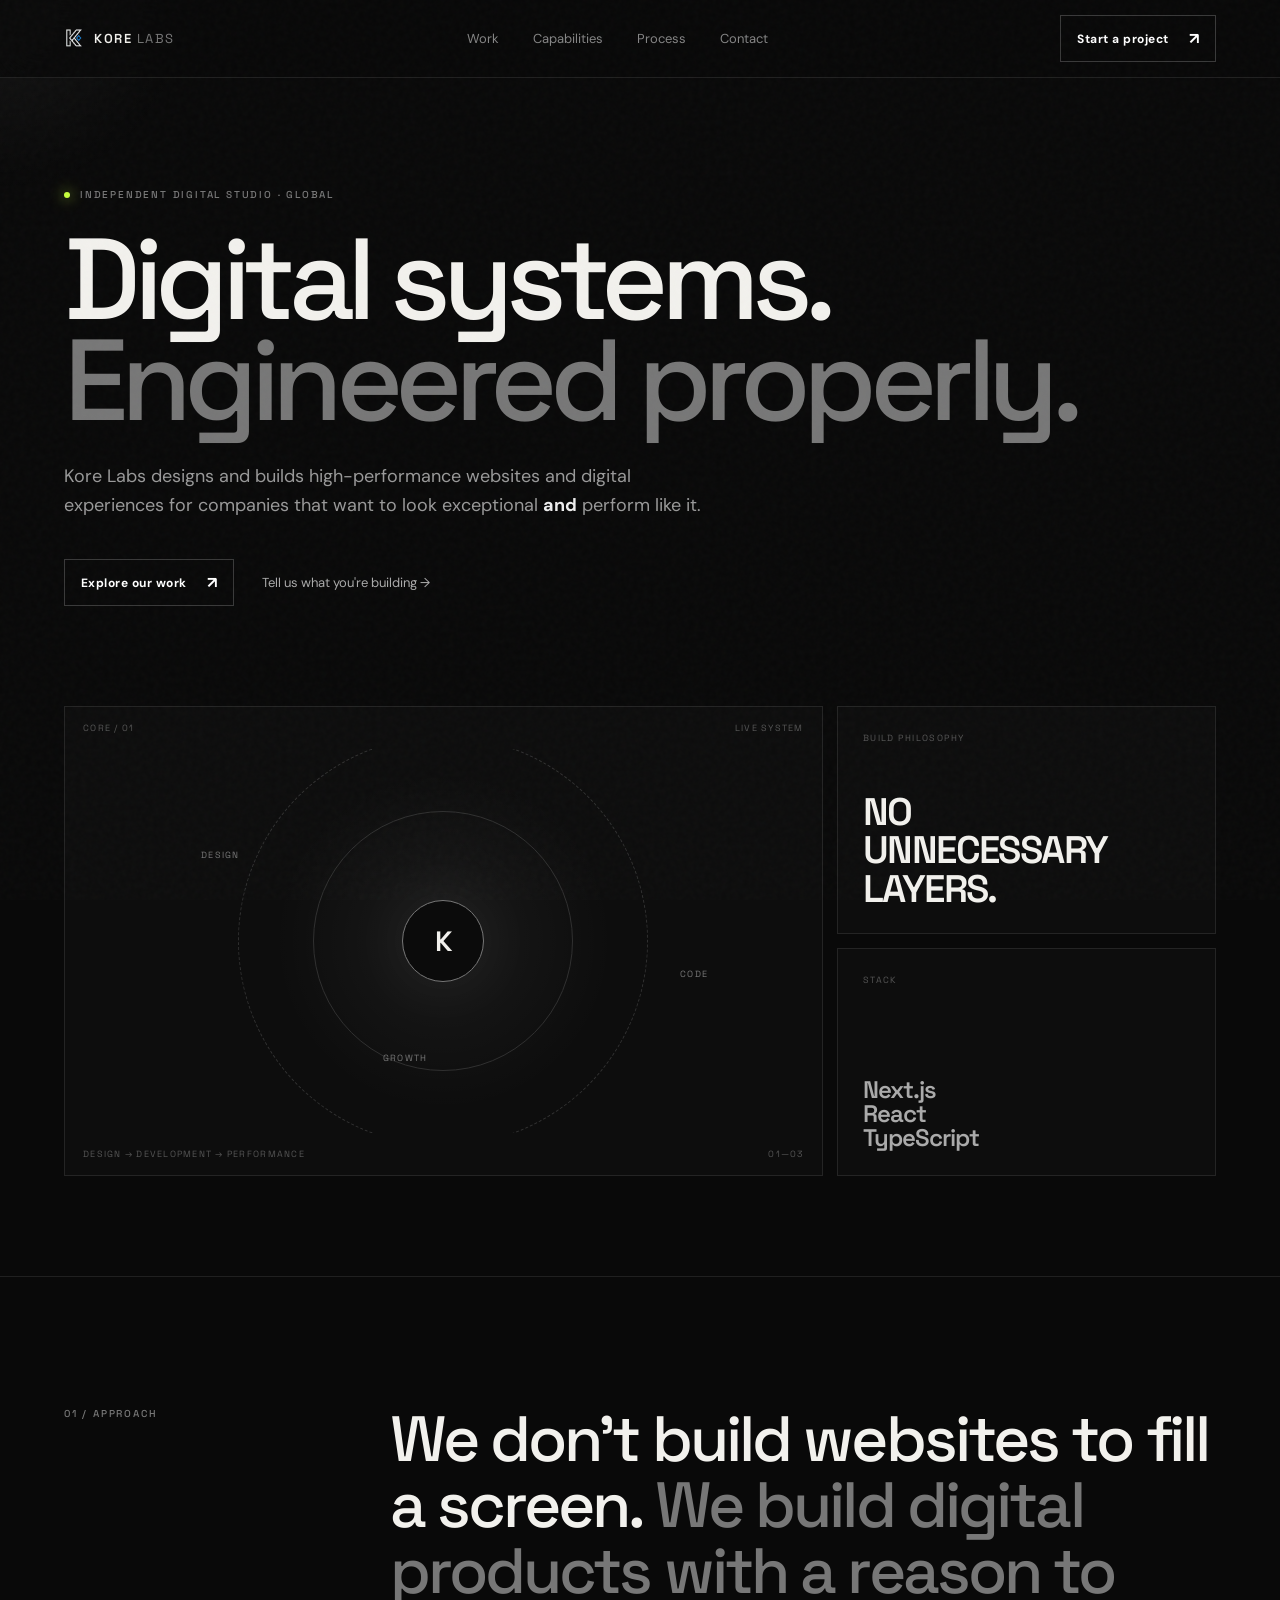
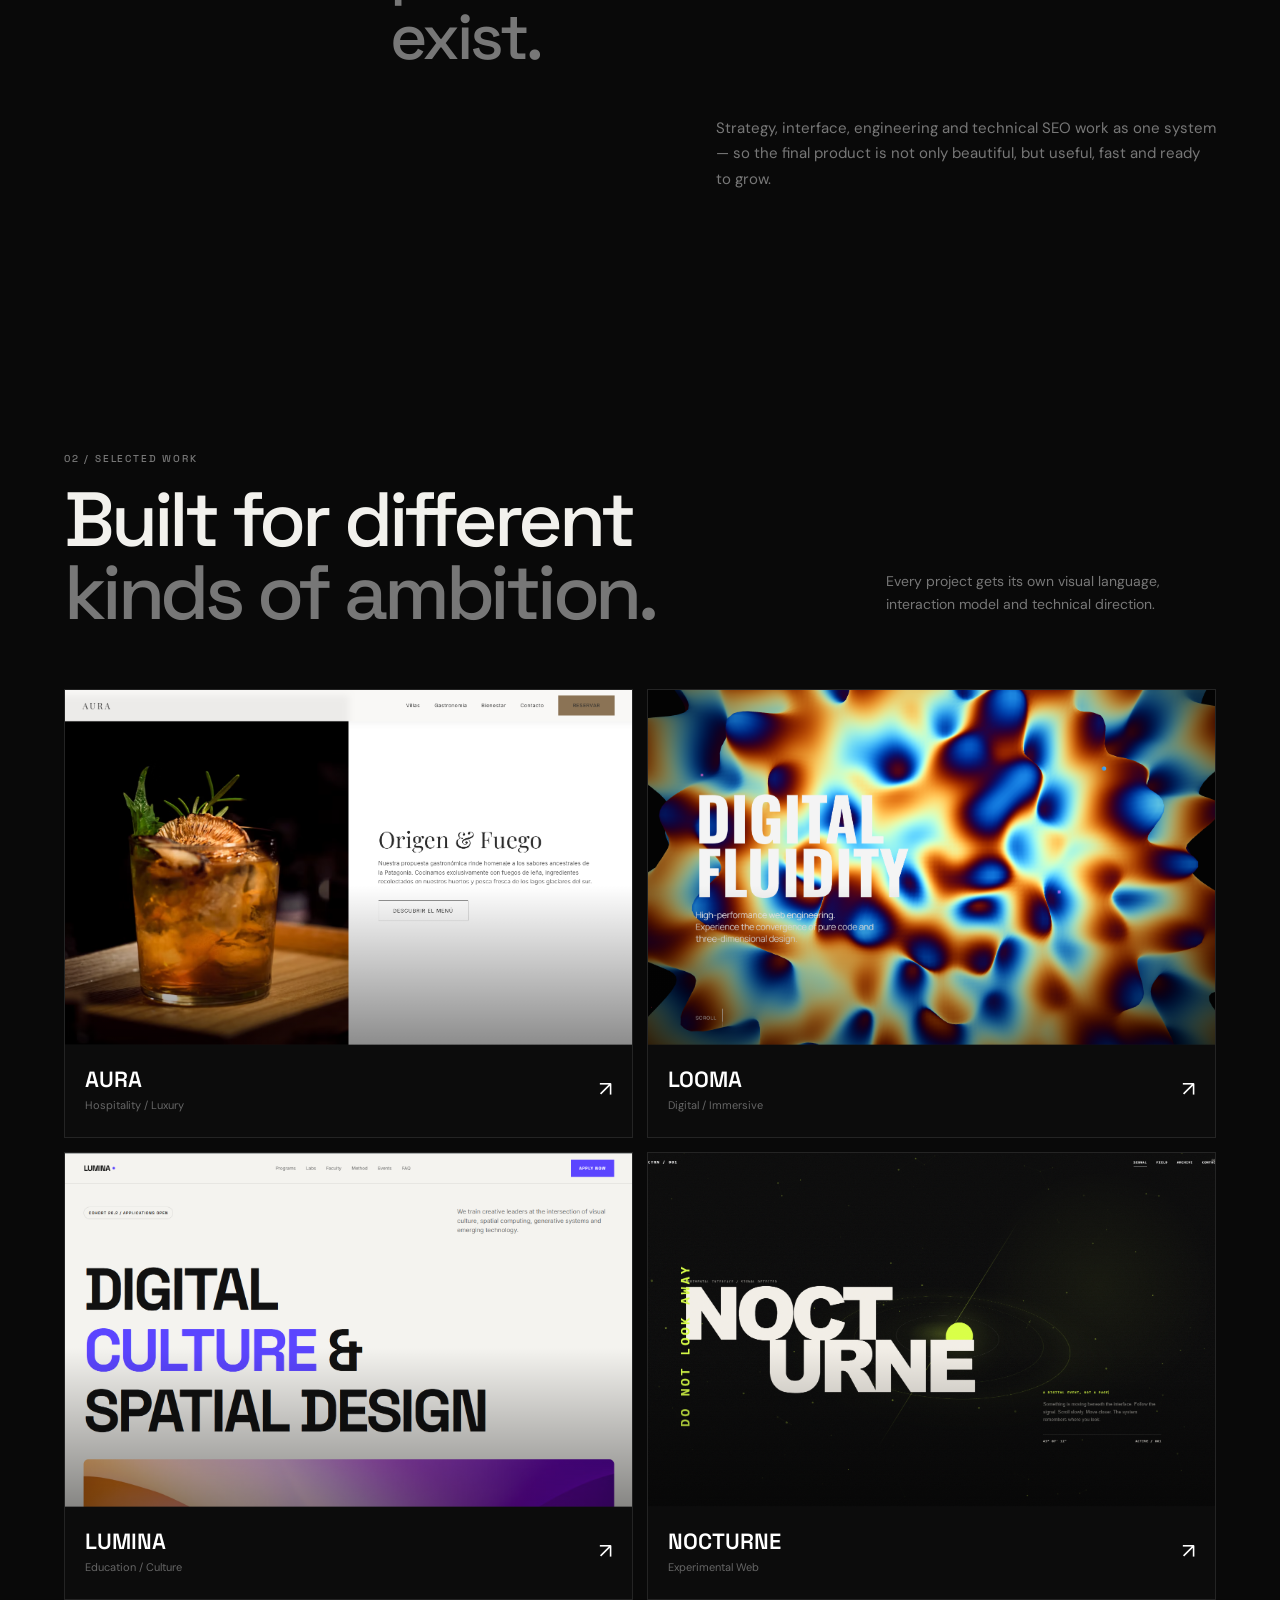
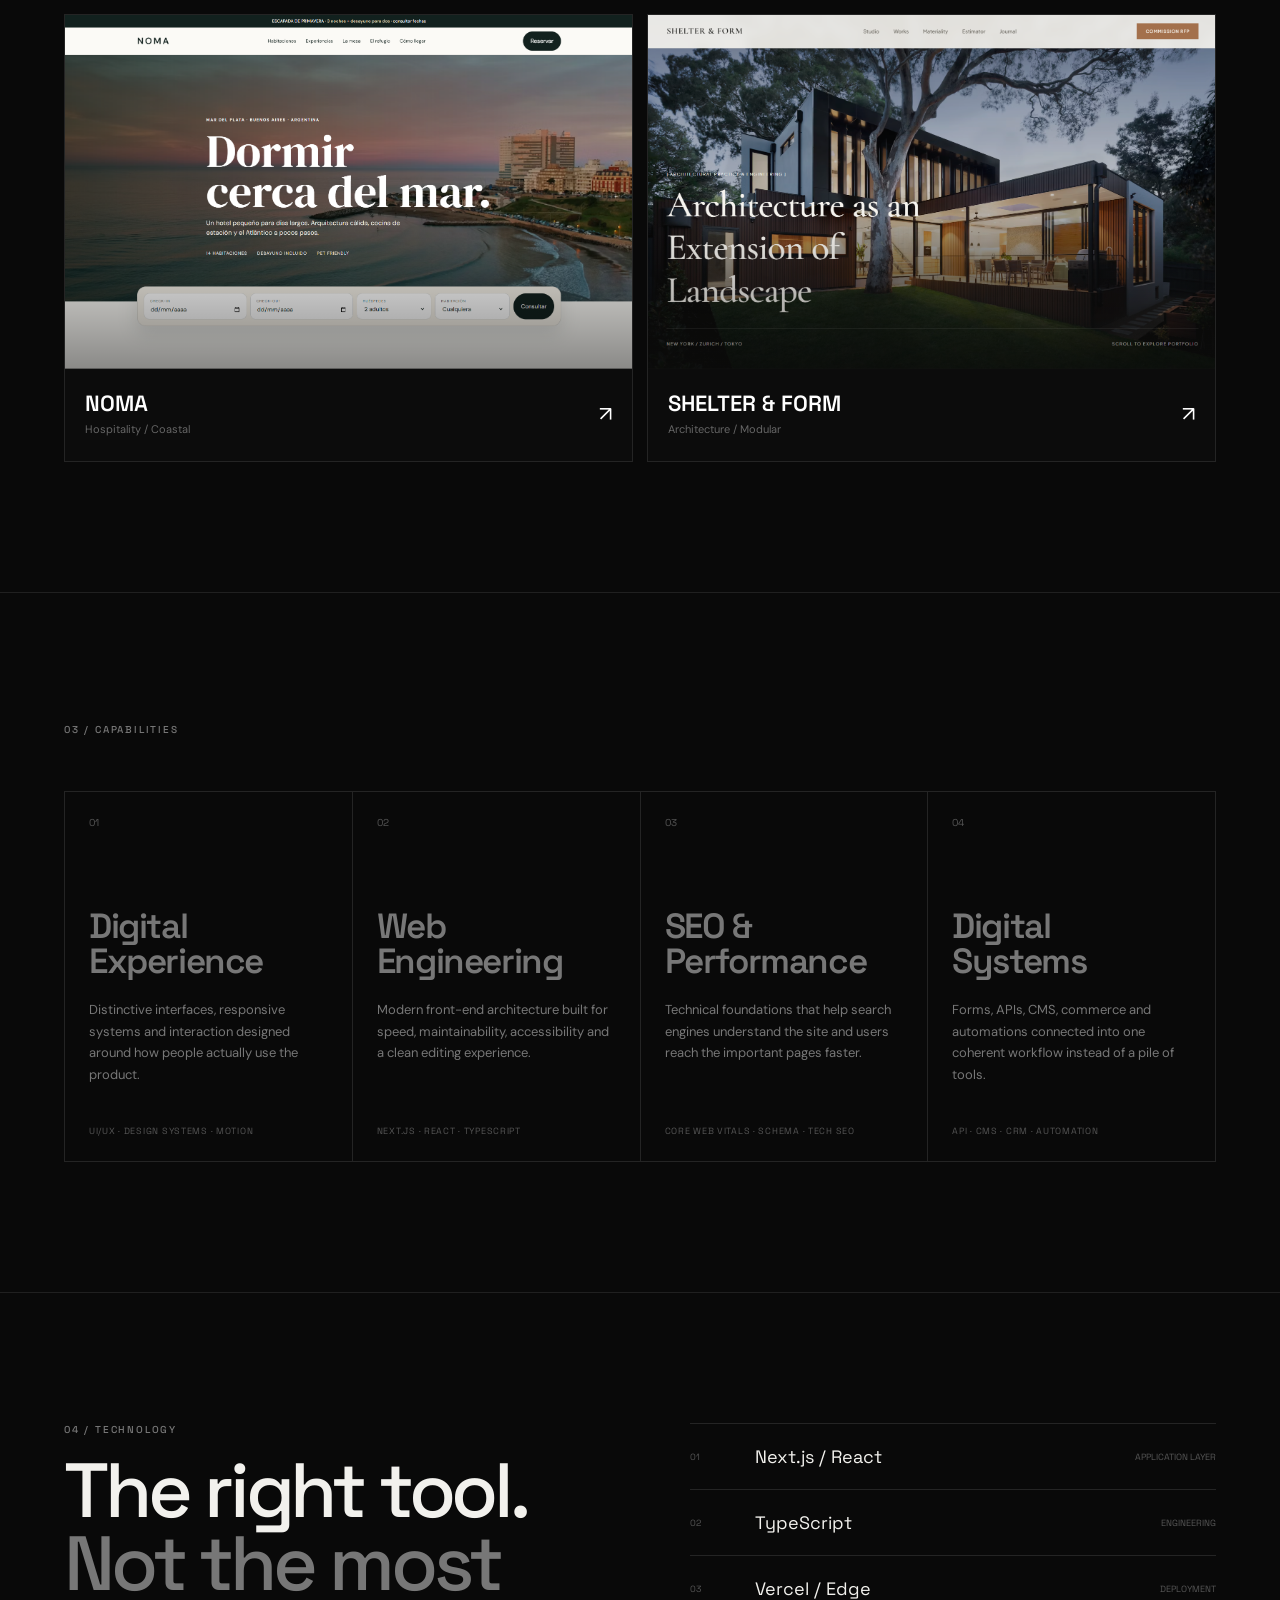
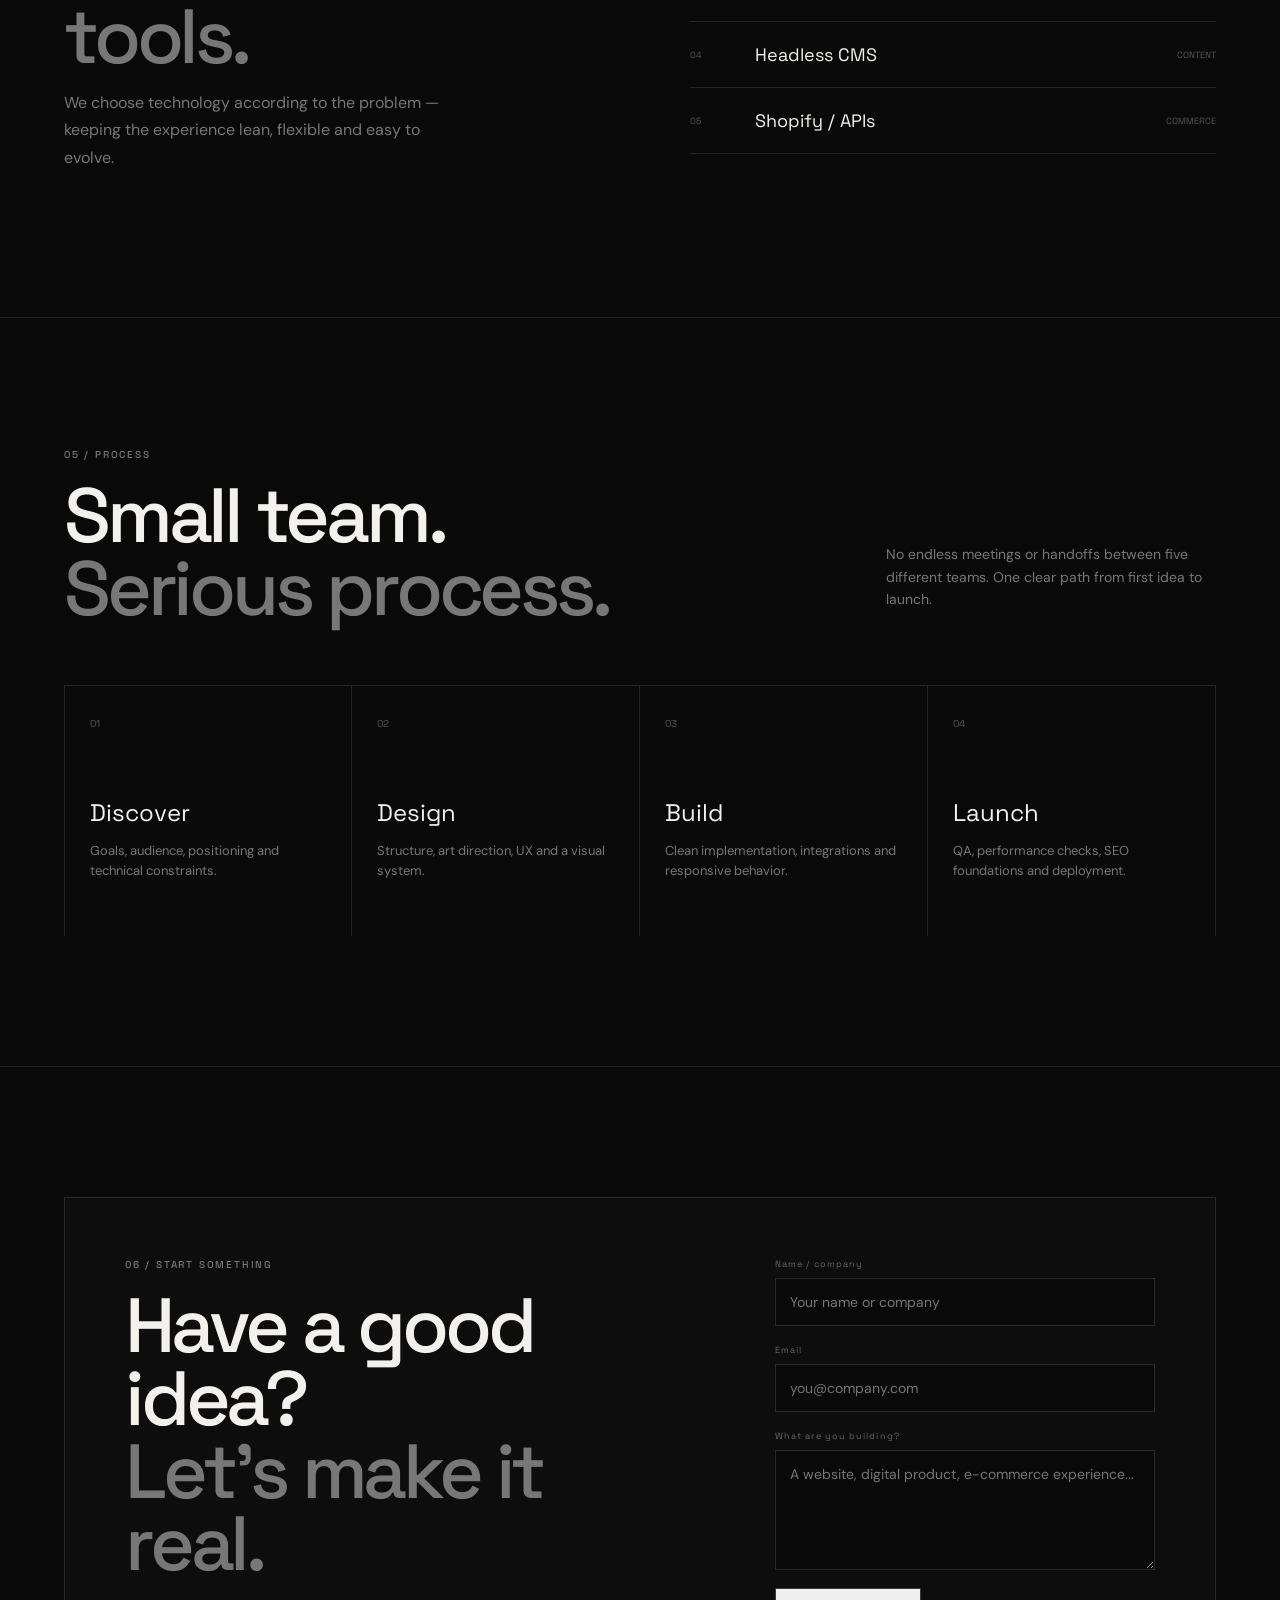
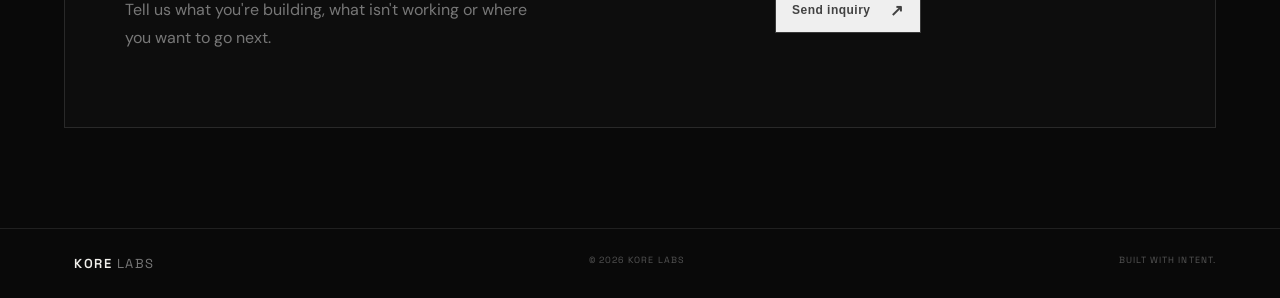
<file: index.html>
<!doctype html>
<html lang="en">
<head>
  <meta charset="UTF-8">
  <meta name="viewport" content="width=device-width, initial-scale=1.0">
  <meta name="description" content="Kore Labs builds high-performance websites, digital systems and conversion-focused experiences for ambitious companies.">
  <meta name="theme-color" content="#090909">
  <meta property="og:title" content="Kore Labs — Digital systems, engineered properly.">
  <meta property="og:description" content="High-performance websites, digital experiences and technical infrastructure built around your business.">
  <meta property="og:type" content="website">
  <title>Kore Labs — Digital systems, engineered properly.</title>
  <link rel="preconnect" href="https://fonts.googleapis.com">
  <link rel="preconnect" href="https://fonts.gstatic.com" crossorigin>
  <link href="https://fonts.googleapis.com/css2?family=DM+Sans:wght@400;500;600;700&family=Space+Grotesk:wght@400;500;600;700&display=swap" rel="stylesheet">
  <link rel="stylesheet" href="styles.css">
</head>
<body>
  <div class="noise"></div>
  <div class="cursor-glow" id="cursorGlow"></div>

  <header class="site-header">
    <a class="logo" href="#" aria-label="Kore Labs home">
      <span class="logo-mark"><img src="images/logo.png" alt="Kore Labs logo" style="width: 20px; height: auto;"></span>
      <span>KORE <b>LABS</b></span>
    </a>

    <nav class="desktop-nav" aria-label="Primary navigation">
      <a href="#work">Work</a>
      <a href="#capabilities">Capabilities</a>
      <a href="#process">Process</a>
      <a href="#contact">Contact</a>
    </nav>

    <a class="header-cta" href="#contact">Start a project <span>↗</span></a>
    <button class="menu-btn" id="menuBtn" aria-label="Open menu"><span></span><span></span></button>
  </header>

  <div class="mobile-menu" id="mobileMenu">
    <a href="#work">Work</a>
    <a href="#capabilities">Capabilities</a>
    <a href="#process">Process</a>
    <a href="#contact">Contact</a>
  </div>

  <main>
    <section class="hero">
      <div class="eyebrow"><span class="live-dot"></span> INDEPENDENT DIGITAL STUDIO · GLOBAL</div>
      <h1>Digital systems.<br><em>Engineered properly.</em></h1>
      <p class="hero-copy">Kore Labs designs and builds high-performance websites and digital experiences for companies that want to look exceptional <strong>and</strong> perform like it.</p>
      <div class="hero-actions">
        <a class="button button-primary" href="#work">Explore our work <span>↗</span></a>
        <a class="text-link" href="#contact">Tell us what you're building <span>→</span></a>
      </div>

      <div class="hero-grid">
        <div class="hero-panel panel-main">
          <div class="panel-top"><span>CORE / 01</span><span>LIVE SYSTEM</span></div>
          <div class="system-visual">
            <div class="system-ring ring-1"></div>
            <div class="system-ring ring-2"></div>
            <div class="system-core">K</div>
            <div class="system-label label-a">DESIGN</div>
            <div class="system-label label-b">CODE</div>
            <div class="system-label label-c">GROWTH</div>
          </div>
          <div class="panel-bottom"><span>DESIGN → DEVELOPMENT → PERFORMANCE</span><span>01—03</span></div>
        </div>
        <div class="hero-side">
          <div class="metric-card"><small>BUILD PHILOSOPHY</small><strong>NO<br>UNNECESSARY<br>LAYERS.</strong></div>
          <div class="metric-card"><small>STACK</small><strong>Next.js<br>React<br>TypeScript</strong></div>
        </div>
      </div>
    </section>

    <section class="statement">
      <div class="section-label">01 / APPROACH</div>
      <div>
        <p class="statement-big">We don't build websites to fill a screen. <span>We build digital products with a reason to exist.</span></p>
        <p class="statement-small">Strategy, interface, engineering and technical SEO work as one system — so the final product is not only beautiful, but useful, fast and ready to grow.</p>
      </div>
    </section>

    <section class="work section" id="work">
      <div class="section-heading">
        <div><div class="section-label">02 / SELECTED WORK</div><h2>Built for different<br><em>kinds of ambition.</em></h2></div>
        <p>Every project gets its own visual language, interaction model and technical direction.</p>
      </div>

      <div class="projects" id="projects"></div>
    </section>

    <section class="capabilities section" id="capabilities">
      <div class="section-label">03 / CAPABILITIES</div>
      <div class="cap-grid">
        <article class="cap">
          <span>01</span><h3>Digital<br>Experience</h3>
          <p>Distinctive interfaces, responsive systems and interaction designed around how people actually use the product.</p>
          <div class="cap-tags">UI/UX · DESIGN SYSTEMS · MOTION</div>
        </article>
        <article class="cap">
          <span>02</span><h3>Web<br>Engineering</h3>
          <p>Modern front-end architecture built for speed, maintainability, accessibility and a clean editing experience.</p>
          <div class="cap-tags">NEXT.JS · REACT · TYPESCRIPT</div>
        </article>
        <article class="cap">
          <span>03</span><h3>SEO &<br>Performance</h3>
          <p>Technical foundations that help search engines understand the site and users reach the important pages faster.</p>
          <div class="cap-tags">CORE WEB VITALS · SCHEMA · TECH SEO</div>
        </article>
        <article class="cap">
          <span>04</span><h3>Digital<br>Systems</h3>
          <p>Forms, APIs, CMS, commerce and automations connected into one coherent workflow instead of a pile of tools.</p>
          <div class="cap-tags">API · CMS · CRM · AUTOMATION</div>
        </article>
      </div>
    </section>

    <section class="stack section">
      <div class="stack-copy"><div class="section-label">04 / TECHNOLOGY</div><h2>The right tool.<br><em>Not the most tools.</em></h2><p>We choose technology according to the problem — keeping the experience lean, flexible and easy to evolve.</p></div>
      <div class="stack-list">
        <div><b>01</b><span>Next.js / React</span><small>APPLICATION LAYER</small></div>
        <div><b>02</b><span>TypeScript</span><small>ENGINEERING</small></div>
        <div><b>03</b><span>Vercel / Edge</span><small>DEPLOYMENT</small></div>
        <div><b>04</b><span>Headless CMS</span><small>CONTENT</small></div>
        <div><b>05</b><span>Shopify / APIs</span><small>COMMERCE</small></div>
      </div>
    </section>

    <section class="process section" id="process">
      <div class="section-heading"><div><div class="section-label">05 / PROCESS</div><h2>Small team.<br><em>Serious process.</em></h2></div><p>No endless meetings or handoffs between five different teams. One clear path from first idea to launch.</p></div>
      <div class="process-line">
        <div><b>01</b><h3>Discover</h3><p>Goals, audience, positioning and technical constraints.</p></div>
        <div><b>02</b><h3>Design</h3><p>Structure, art direction, UX and a visual system.</p></div>
        <div><b>03</b><h3>Build</h3><p>Clean implementation, integrations and responsive behavior.</p></div>
        <div><b>04</b><h3>Launch</h3><p>QA, performance checks, SEO foundations and deployment.</p></div>
      </div>
    </section>

    <section class="contact section" id="contact">
      <div class="contact-inner">
        <div><div class="section-label">06 / START SOMETHING</div><h2>Have a good idea?<br><em>Let's make it real.</em></h2><p>Tell us what you're building, what isn't working or where you want to go next.</p></div>
        <form id="contactForm">
          <label>Name / company<input required type="text" placeholder="Your name or company"></label>
          <label>Email<input required type="email" placeholder="you@company.com"></label>
          <label>What are you building?<textarea required placeholder="A website, digital product, e-commerce experience..."></textarea></label>
          <button class="button button-primary" type="submit">Send inquiry <span>↗</span></button>
          <small id="formMessage"></small>
        </form>
      </div>
    </section>
  </main>

  <footer>
    <a class="logo" href="#"><span class="logo-mark"></span><span>KORE <b>LABS</b></span></a>
    <span>© 2026 KORE LABS</span>
    <span>BUILT WITH INTENT.</span>
  </footer>

  <script src="app.js"></script>
</body>
</html>
</file>
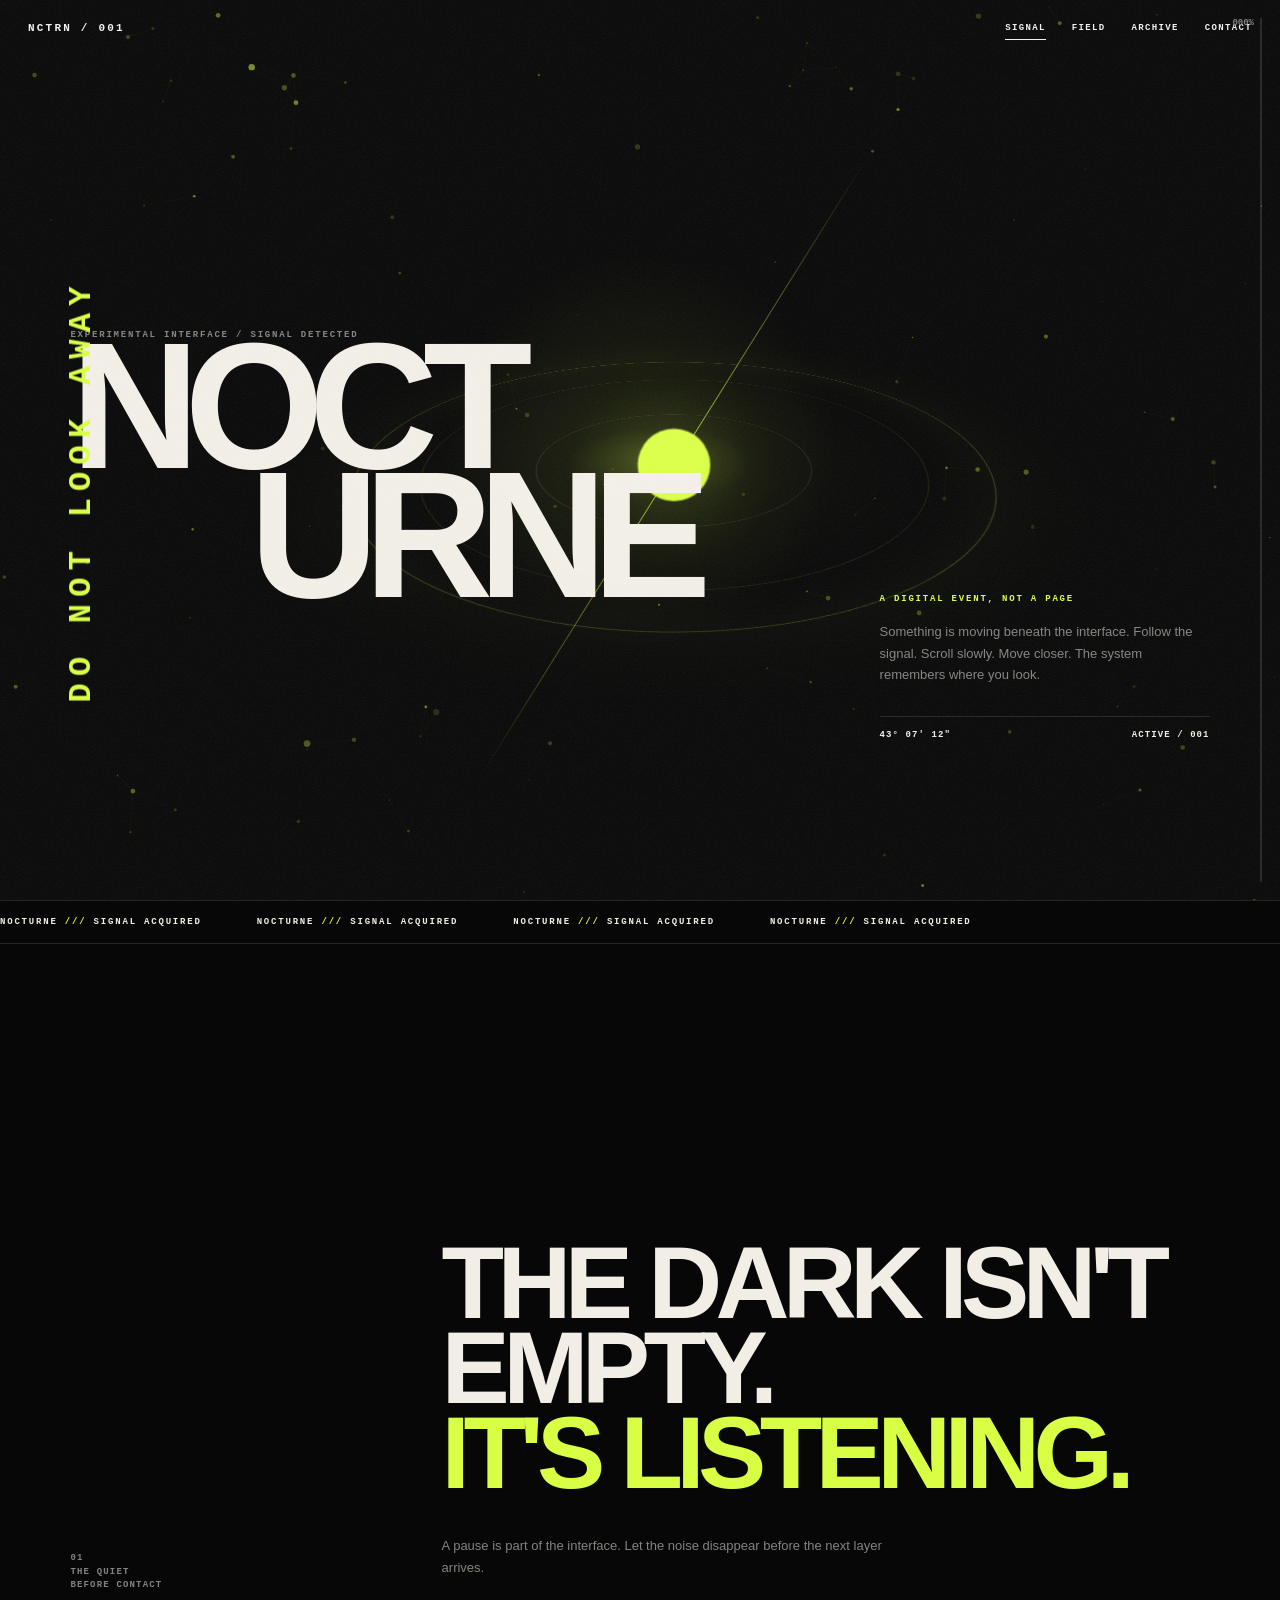
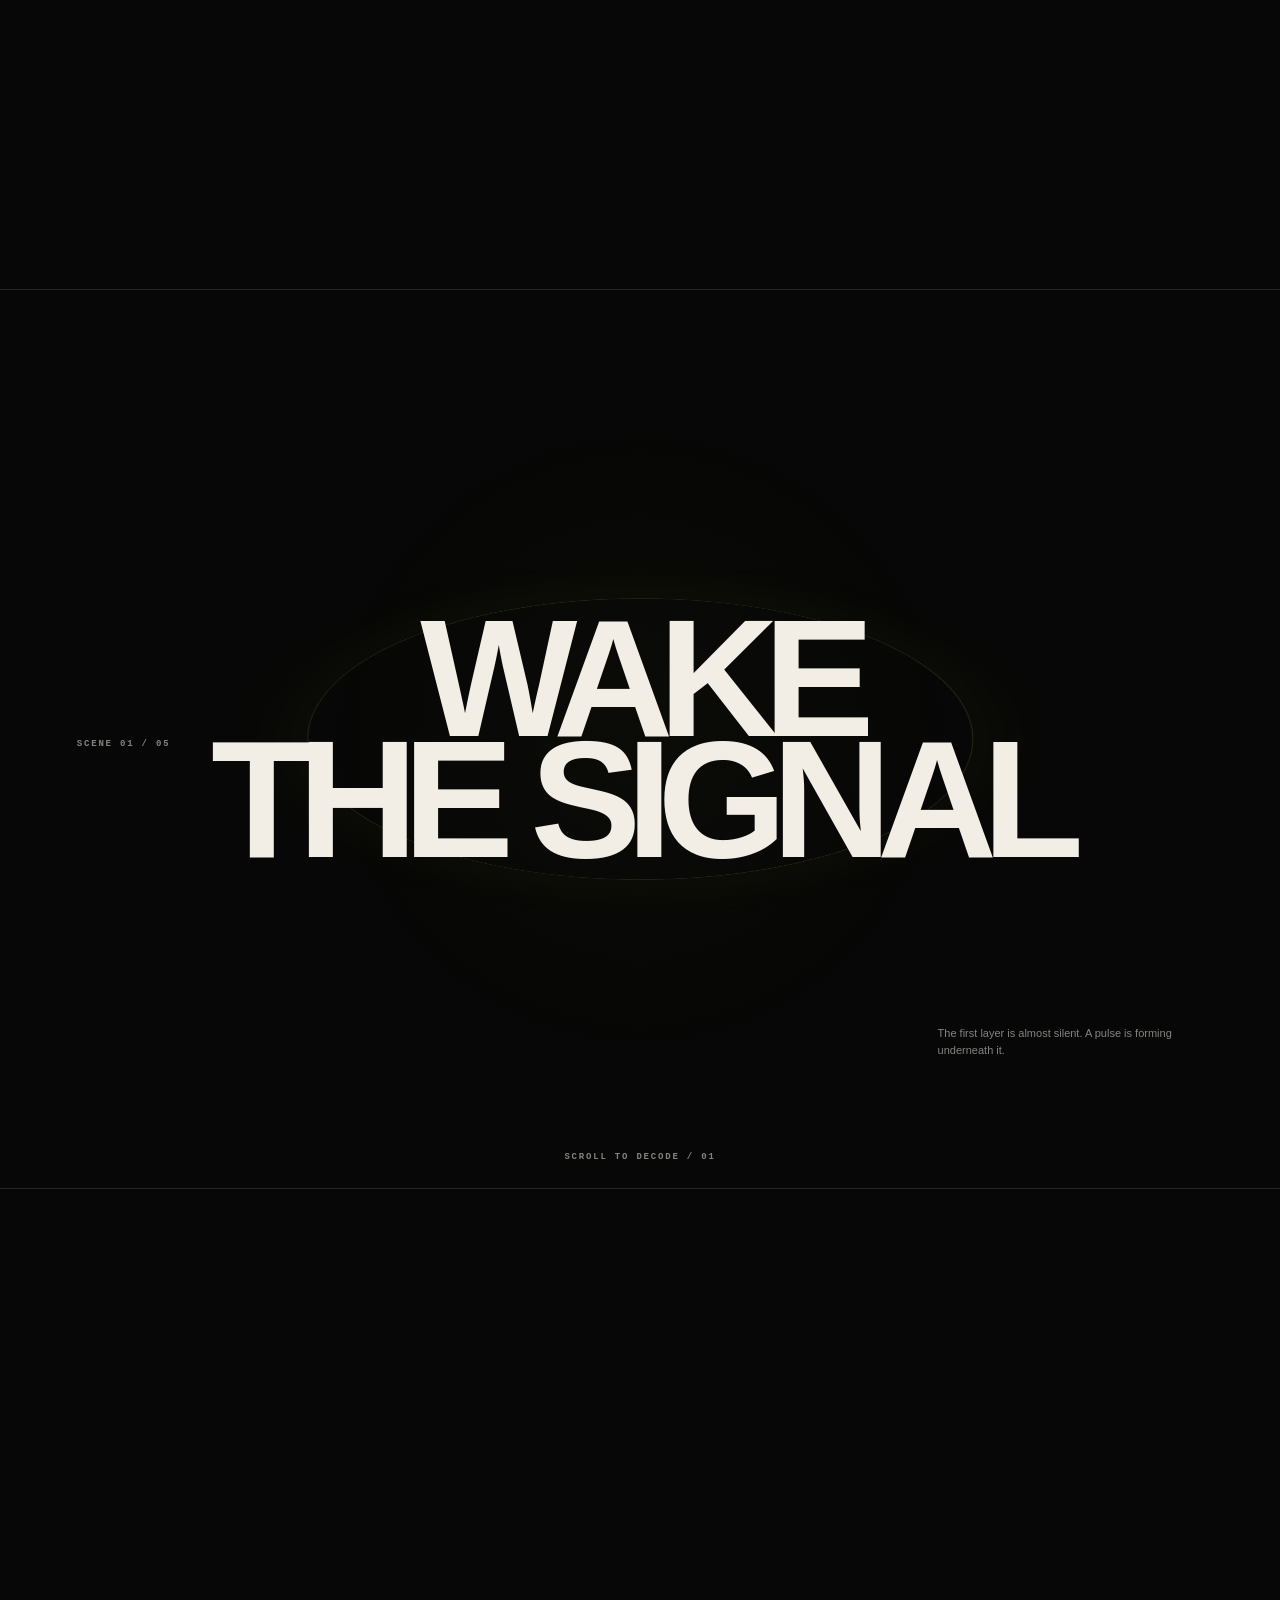
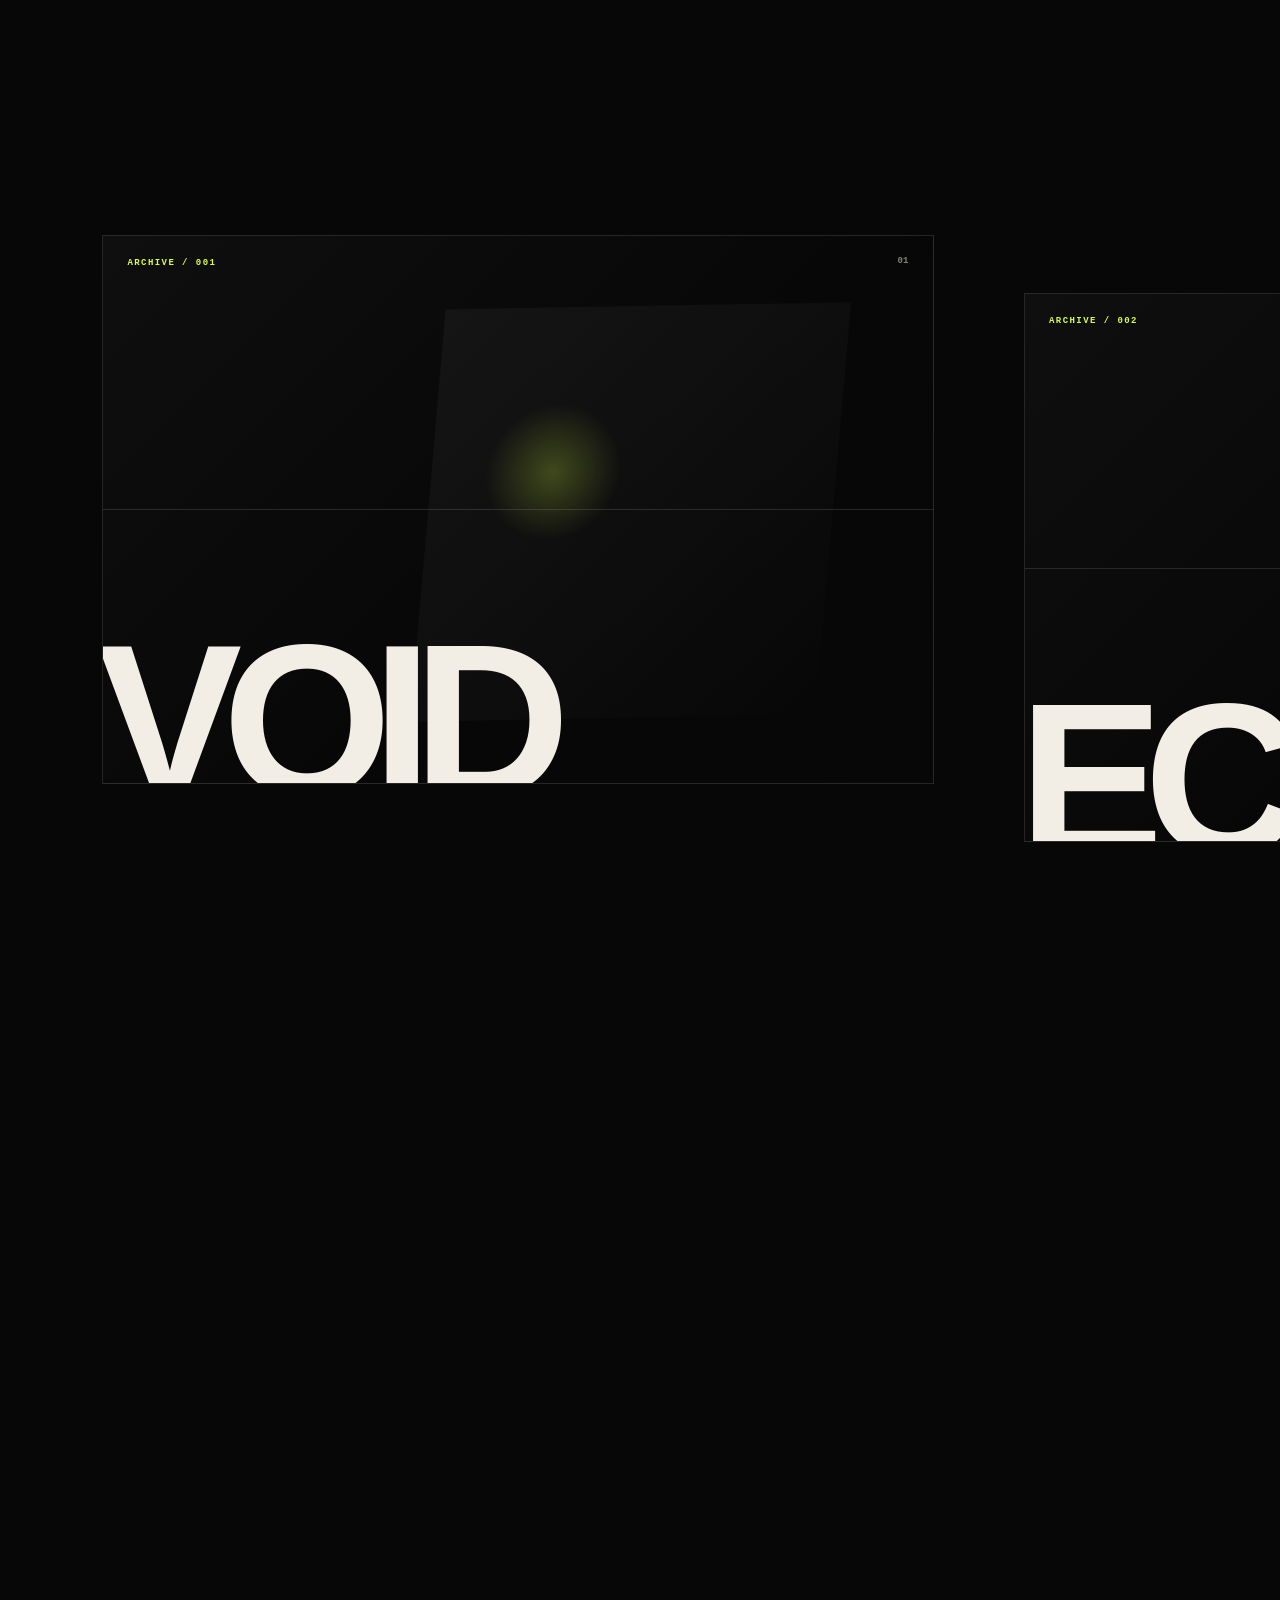
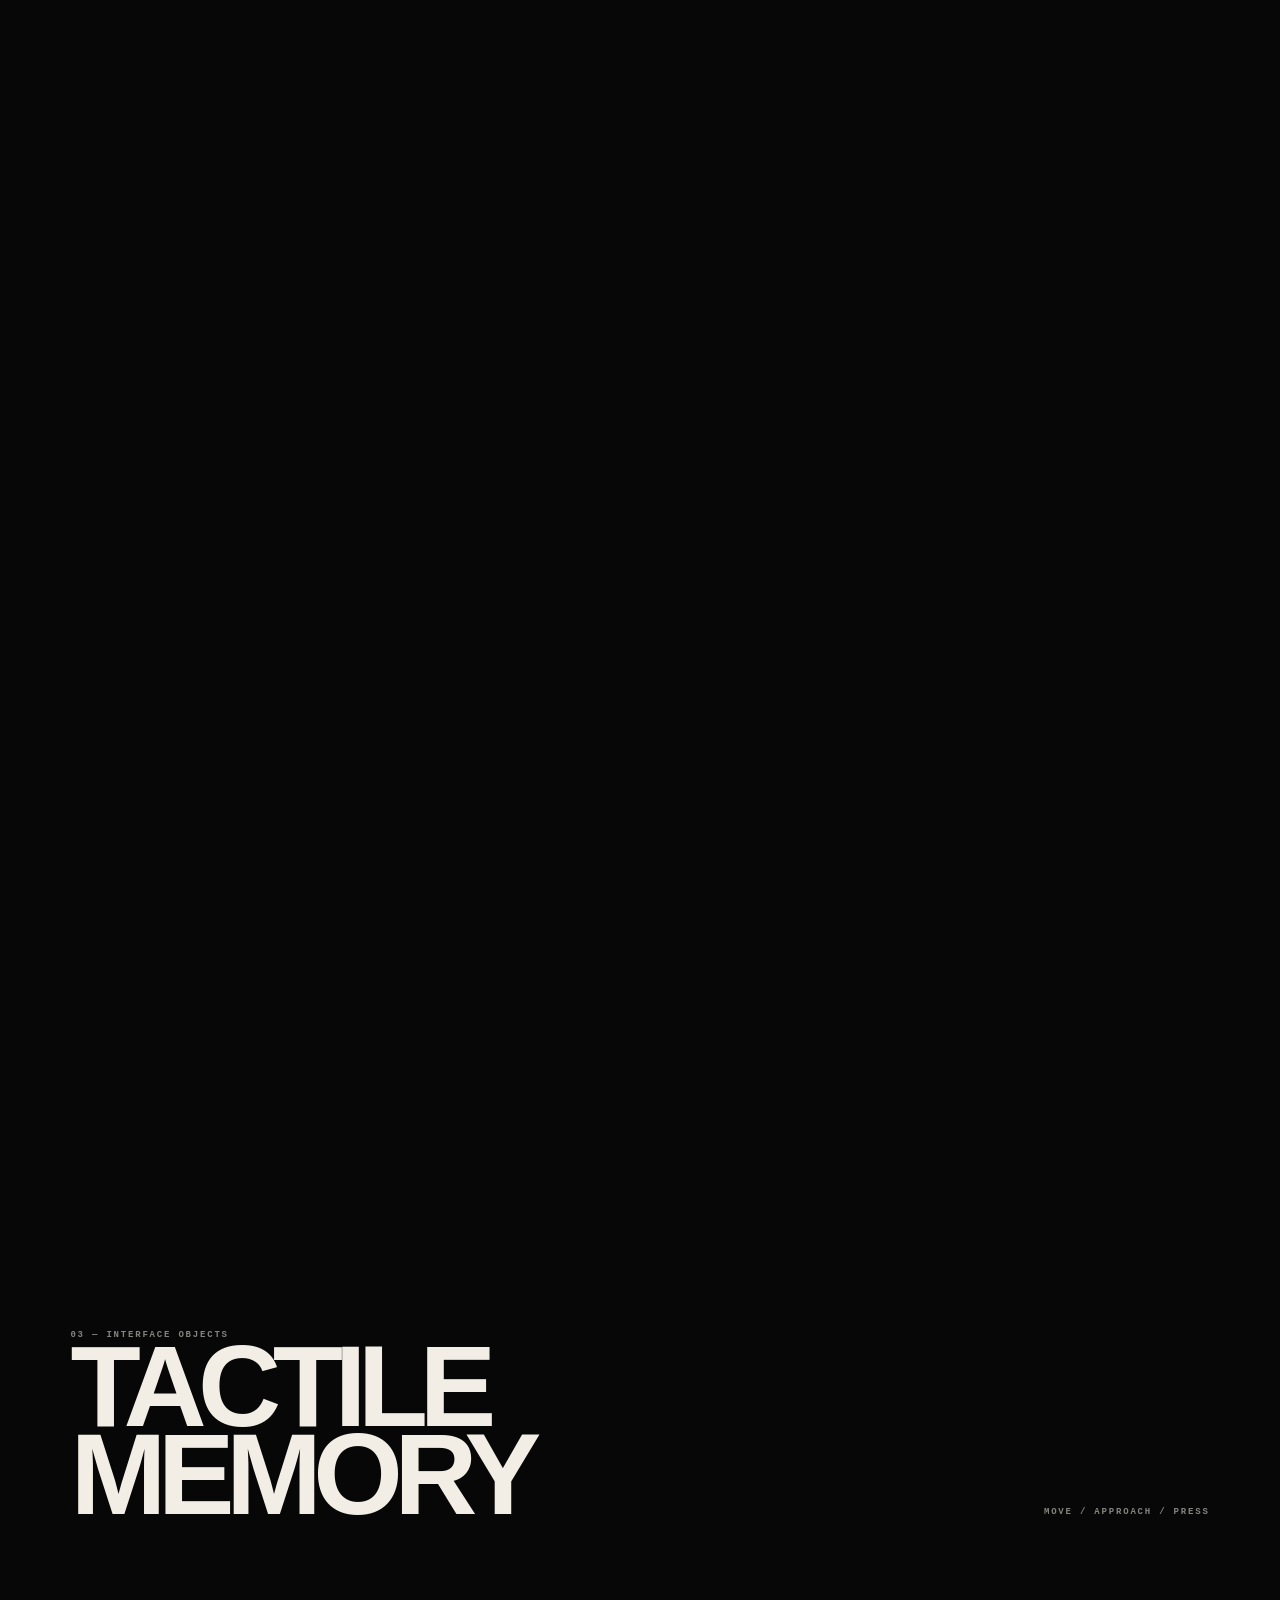
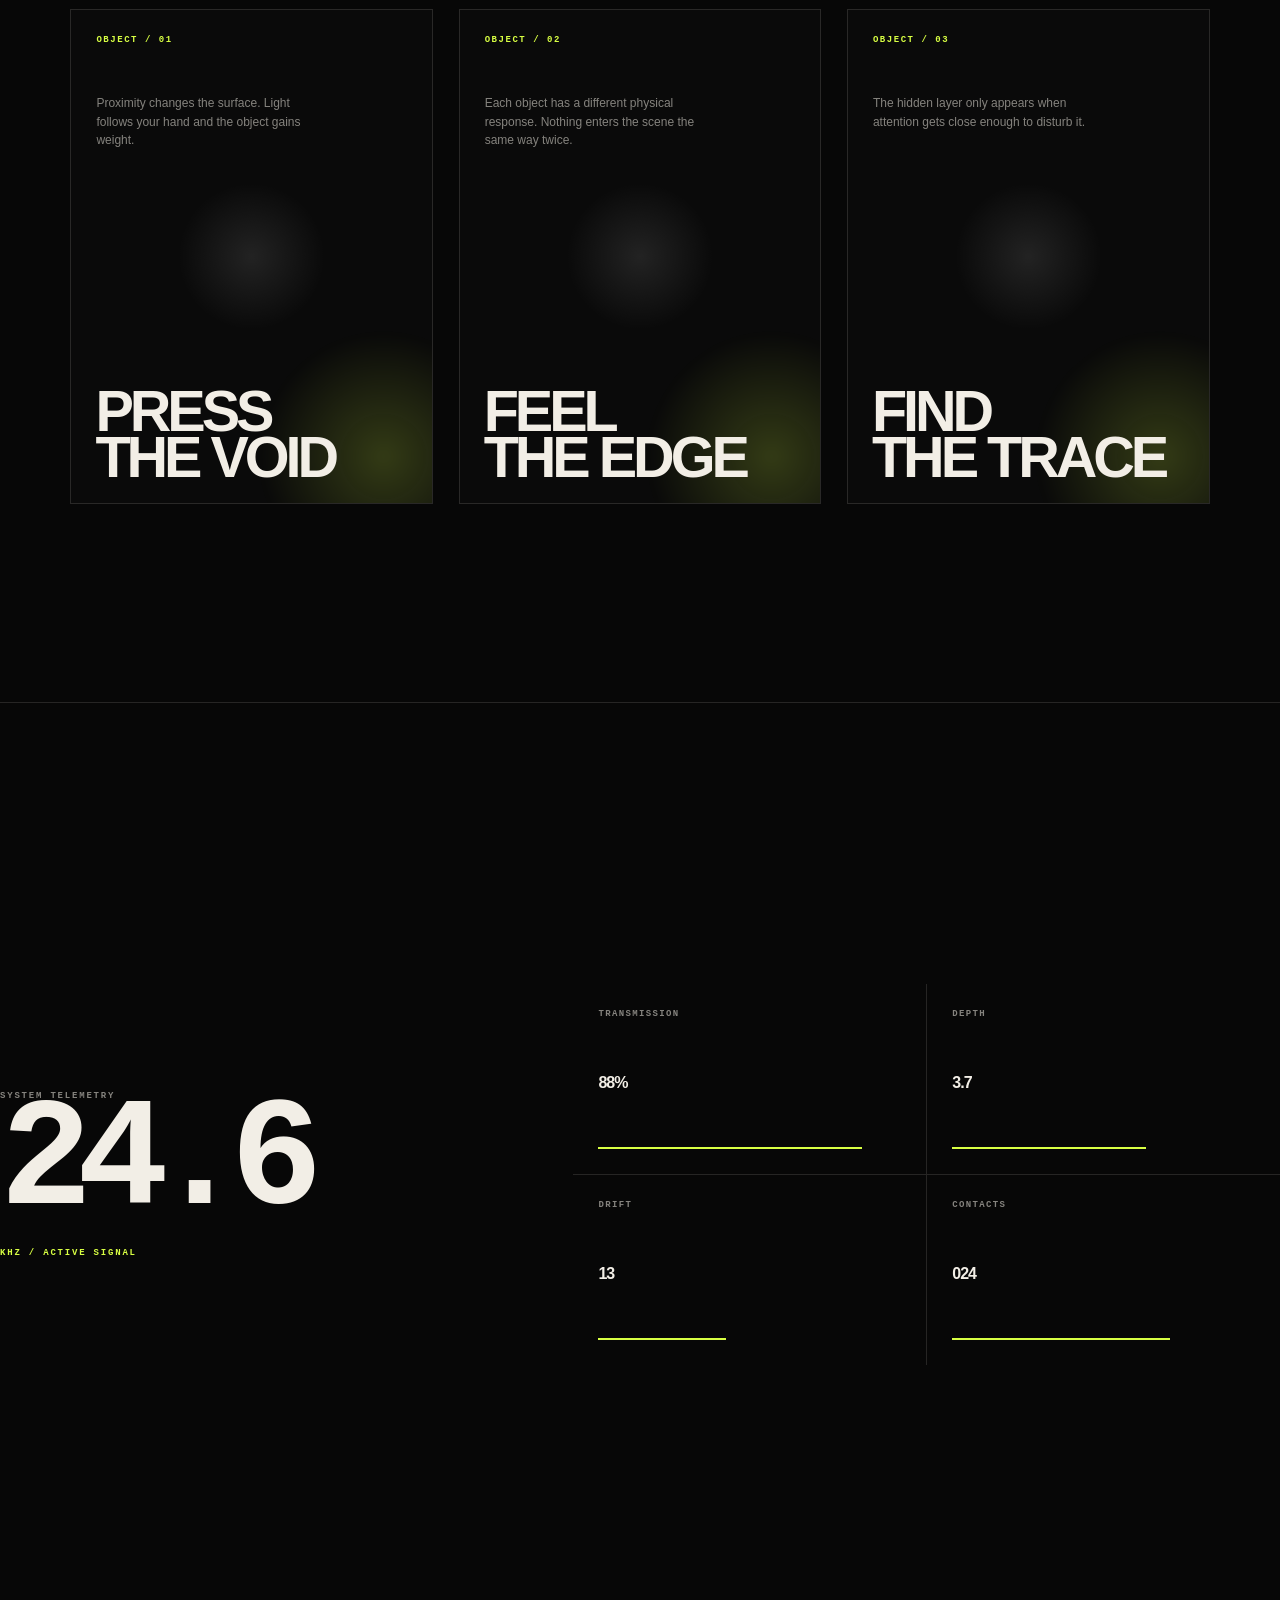
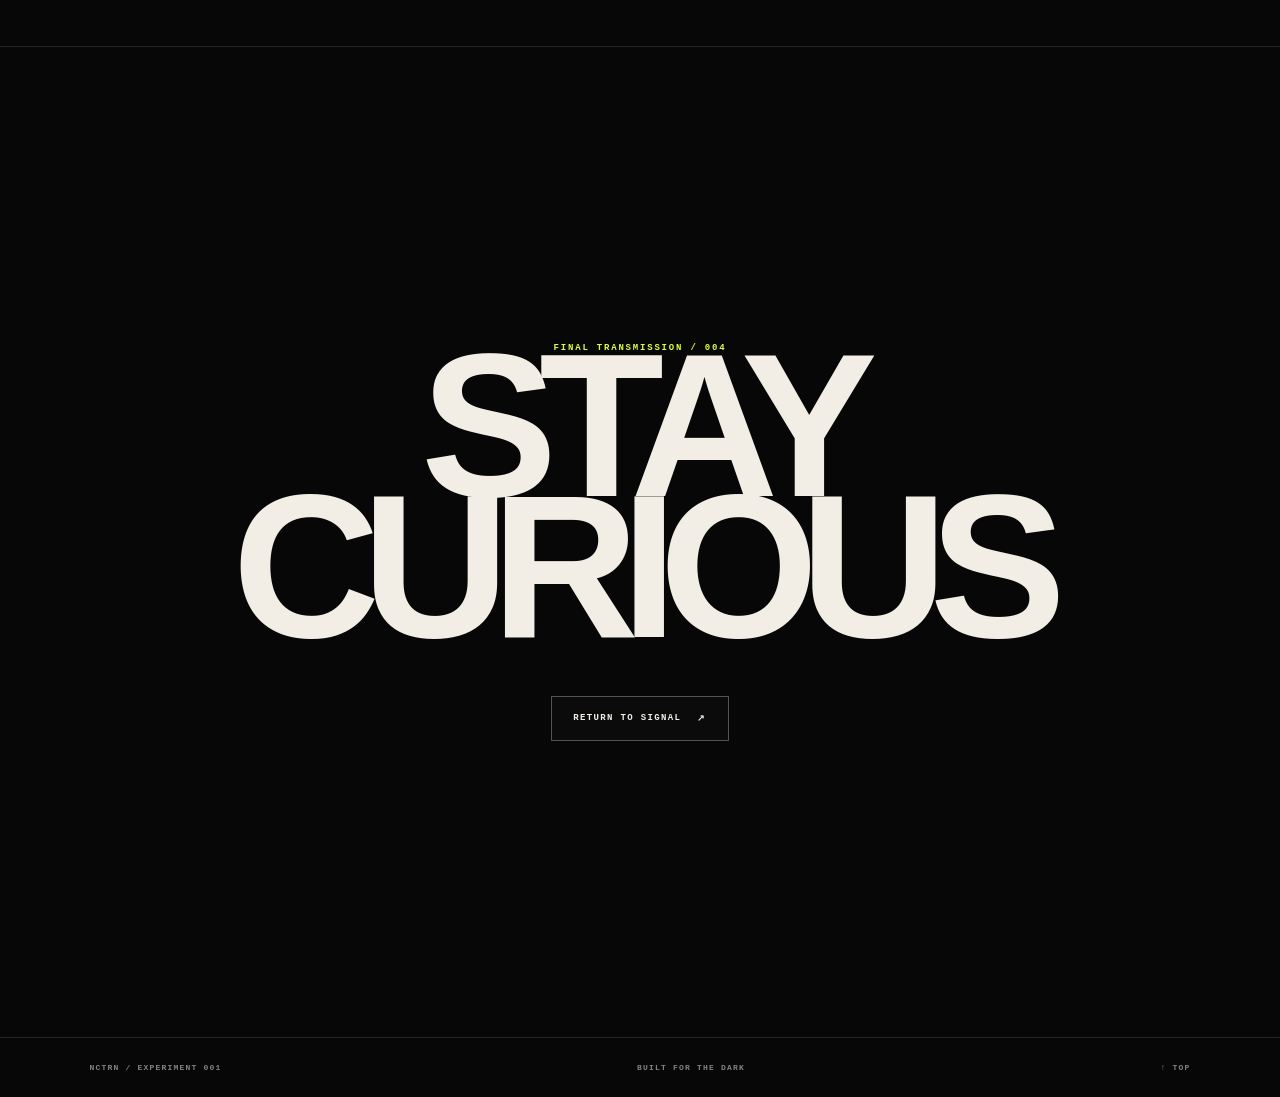
<file: projects/nocturne.html>
<!doctype html>
<html lang="en">
<head>
<meta charset="utf-8">
<meta name="viewport" content="width=device-width,initial-scale=1,viewport-fit=cover">
<meta name="theme-color" content="#070707">
<meta name="description" content="NOCTURNE — an experimental signal-driven digital experience.">
<title>NOCTURNE — SIGNAL / 001</title>
<style>
:root{--bg:#070707;--fg:#f2eee6;--muted:#85837e;--line:rgba(242,238,230,.13);--acid:#d8ff43;--x:50%;--y:50%;--scroll:0;--light:.65;--mx:0px;--my:0px;--ease:cubic-bezier(.16,1,.3,1);--mono:"SFMono-Regular",Consolas,"Liberation Mono",monospace}
*{box-sizing:border-box}html{background:var(--bg);scroll-behavior:auto}body{margin:0;background:var(--bg);color:var(--fg);font-family:Arial,Helvetica,sans-serif;overflow-x:hidden;cursor:none}a,button{font:inherit;color:inherit}.sr{position:absolute;width:1px;height:1px;overflow:hidden;clip:rect(0,0,0,0)}
body:before{content:"";position:fixed;inset:-20%;z-index:80;pointer-events:none;background:radial-gradient(circle at var(--x) var(--y),rgba(216,255,67,calc(var(--light)*.095)),transparent 18%),radial-gradient(circle at 50% 50%,transparent 44%,rgba(0,0,0,.72) 100%);mix-blend-mode:screen}
body:after{content:"";position:fixed;inset:0;z-index:81;pointer-events:none;opacity:.075;background-image:url("data:image/svg+xml,%3Csvg xmlns='http://www.w3.org/2000/svg' width='180' height='180' viewBox='0 0 180 180'%3E%3Cfilter id='n'%3E%3CfeTurbulence type='fractalNoise' baseFrequency='.78' numOctaves='4' stitchTiles='stitch'/%3E%3C/filter%3E%3Crect width='100%25' height='100%25' filter='url(%23n)'/%3E%3C/svg%3E");mix-blend-mode:screen}.scanlines{position:fixed;inset:0;z-index:82;pointer-events:none;background:repeating-linear-gradient(0deg,transparent 0 4px,rgba(255,255,255,.012) 5px)}
#signal{position:fixed;inset:0;width:100%;height:100%;z-index:0;pointer-events:none}.site{position:relative;z-index:2}.wrap{width:min(1400px,calc(100% - 11vw));margin:auto}.mono{font-family:var(--mono)}.eyebrow,.label{font:700 9px/1.3 var(--mono);letter-spacing:.2em;text-transform:uppercase;color:var(--muted)}.acid{color:var(--acid)}
header{position:fixed;z-index:100;top:0;left:0;right:0;padding:22px 28px;display:flex;align-items:center;justify-content:space-between;mix-blend-mode:difference;color:#fff;transition:transform .5s var(--ease)}header.hide{transform:translateY(-100%)}header .brand{font:900 11px var(--mono);letter-spacing:.2em;text-decoration:none}header nav{display:flex;gap:26px}header nav a{font:700 9px var(--mono);letter-spacing:.15em;text-decoration:none;position:relative}header nav a:after{content:"";position:absolute;left:0;bottom:-7px;width:100%;height:1px;background:currentColor;transform:scaleX(0);transform-origin:right;transition:transform .45s var(--ease)}header nav a:hover:after,header nav a.active:after{transform:scaleX(1);transform-origin:left}.menuBtn{display:none;background:none;border:0;padding:8px;letter-spacing:.15em}
.progress{position:fixed;right:18px;top:18px;bottom:18px;width:2px;background:var(--line);z-index:99}.progress i{display:block;width:100%;height:calc(var(--scroll)*100%);background:var(--acid);transform-origin:top}.progress span{position:absolute;right:8px;top:0;white-space:nowrap;font:700 9px var(--mono);color:var(--muted)}
.hero{min-height:100svh;display:grid;align-items:center;position:relative;overflow:hidden;padding:100px 0 70px}.heroGrid{position:relative;min-height:75vh;display:grid;grid-template-columns:1.1fr .9fr;align-items:center}.heroTitle{position:relative;z-index:4;margin:0;font-size:clamp(72px,14vw,205px);line-height:.72;letter-spacing:-.085em;text-transform:uppercase;font-weight:900}.heroTitle .indent{display:block;padding-left:14vw}.heroTitle .ghost{position:absolute;left:0;top:58%;font-size:.18em;letter-spacing:.22em;color:var(--acid);font-family:var(--mono);font-weight:700;transform:rotate(-90deg) translateX(-50%);transform-origin:left top}.heroCopy{align-self:end;justify-self:end;width:min(330px,100%);padding-bottom:7vh;position:relative;z-index:5}.heroCopy p{font-size:13px;line-height:1.65;color:var(--muted);margin:16px 0 30px}.heroCopy .coords{font:700 9px var(--mono);letter-spacing:.12em;display:flex;justify-content:space-between;border-top:1px solid var(--line);padding-top:13px}.portal{position:absolute;left:53%;top:50%;width:min(49vw,650px);aspect-ratio:1;transform:translate(-50%,-50%);transform-style:preserve-3d;perspective:1200px;z-index:1}.portal .disc{position:absolute;inset:0;border:1px solid rgba(216,255,67,.24);border-radius:50%;background:radial-gradient(circle at 48% 48%,rgba(216,255,67,.18),rgba(216,255,67,.025) 20%,transparent 58%);box-shadow:inset 0 0 80px rgba(216,255,67,.04),0 0 130px rgba(216,255,67,.045);transform:rotateX(66deg) rotateZ(-18deg)}.portal .disc:before,.portal .disc:after{content:"";position:absolute;inset:10%;border:1px solid rgba(216,255,67,.12);border-radius:50%}.portal .disc:after{inset:28%;border-color:rgba(242,238,230,.12)}.portal .beam{position:absolute;left:50%;top:-8%;width:1px;height:116%;background:linear-gradient(transparent,rgba(216,255,67,.7),transparent);transform:rotate(32deg);filter:blur(.4px)}.portal .core{position:absolute;width:11%;aspect-ratio:1;left:44.5%;top:44.5%;border-radius:50%;background:var(--acid);box-shadow:0 0 70px 18px rgba(216,255,67,.12);transform:translate3d(var(--mx),var(--my),60px)}
.signalStrip{height:44px;border-block:1px solid var(--line);overflow:hidden;display:flex;align-items:center}.marquee{display:flex;flex:none;white-space:nowrap;animation:marquee 20s linear infinite;font:700 9px var(--mono);letter-spacing:.2em}.marquee span{padding-right:55px}.marquee.alt{animation-direction:reverse;animation-duration:26s;opacity:.45}@keyframes marquee{to{transform:translateX(-50%)}}
.silence{min-height:105vh;display:grid;align-items:center;padding:16vh 0}.silenceGrid{display:grid;grid-template-columns:.35fr 1fr;gap:8vw}.silence h2{font-size:clamp(48px,8vw,118px);line-height:.83;letter-spacing:-.065em;margin:0;max-width:1050px}.silence h2 em{font-style:normal;color:var(--acid)}.silence .micro{align-self:end;color:var(--muted);font:700 9px/1.5 var(--mono);letter-spacing:.13em}
.cinema{height:330vh;position:relative}.cinemaSticky{position:sticky;top:0;height:100svh;overflow:hidden;display:grid;place-items:center;border-block:1px solid var(--line);background:radial-gradient(circle at 50% 50%,rgba(216,255,67,.025),transparent 42%)}.cinemaSticky:before{content:"";position:absolute;inset:0;background:linear-gradient(90deg,transparent 49.95%,rgba(255,255,255,.07) 50%,transparent 50.05%),linear-gradient(0deg,transparent 49.95%,rgba(255,255,255,.05) 50%,transparent 50.05%);opacity:.35}.scene{position:absolute;inset:0;opacity:0;transform:translate3d(0,40px,0) scale(.88);filter:blur(12px);pointer-events:none;will-change:transform,opacity,filter}.scene .sceneNo{position:absolute;left:6vw;top:50%;font:700 9px var(--mono);color:var(--muted);letter-spacing:.2em}.scene h3{position:absolute;left:50%;top:50%;transform:translate(-50%,-50%);width:100%;text-align:center;font-size:clamp(68px,13vw,190px);line-height:.73;letter-spacing:-.09em;text-transform:uppercase;margin:0;font-weight:900}.scene p{position:absolute;right:8vw;bottom:13vh;width:240px;color:var(--muted);font-size:11px;line-height:1.6}.scene .geometry{position:absolute;left:50%;top:50%;width:min(52vw,700px);aspect-ratio:1;transform:translate(-50%,-50%);border:1px solid rgba(216,255,67,.2);box-shadow:0 0 120px rgba(216,255,67,.05);opacity:.8}.s1 .geometry{border-radius:50%;transform:translate(-50%,-50%) rotateX(65deg) rotateZ(-25deg)}.s2 .geometry{transform:translate(-50%,-50%) rotate(45deg) scale(.72);background:linear-gradient(90deg,transparent 49.7%,rgba(216,255,67,.18) 50%,transparent 50.3%)}.s3 .geometry{width:70vw;height:26vh;aspect-ratio:auto;border-radius:50%;background:radial-gradient(ellipse,rgba(216,255,67,.16),transparent 62%)}.s4 .geometry{width:58vw;aspect-ratio:1.45;transform:translate(-50%,-50%) rotate(-11deg);background:linear-gradient(90deg,transparent,rgba(216,255,67,.09),transparent)}.s5 .geometry{width:15vw;aspect-ratio:1;border:0;border-radius:50%;background:var(--acid);filter:blur(45px);box-shadow:none}
.secret{position:absolute;inset:0;display:grid;place-items:center;pointer-events:none;opacity:0;transition:opacity .5s}.secret .word{font:900 clamp(55px,11vw,160px)/.72 Arial;letter-spacing:-.09em;color:var(--acid);mix-blend-mode:screen;transform:translate3d(0,20px,0) scale(.96);transition:transform .8s var(--ease)}.cinemaSticky.revealing .secret{opacity:.88}.cinemaSticky.revealing .secret .word{transform:translate3d(0,0,0) scale(1)}
.hscroll{height:300vh}.hsticky{position:sticky;top:0;height:100svh;overflow:hidden;display:flex;align-items:center}.htrack{display:flex;align-items:center;gap:7vw;width:max-content;padding:0 8vw;transform:translate3d(var(--hx),0,0);will-change:transform}.panel{width:min(65vw,900px);height:61vh;border:1px solid var(--line);position:relative;overflow:hidden;flex:none;background:linear-gradient(135deg,rgba(255,255,255,.035),transparent 65%);transform-style:preserve-3d}.panel:nth-child(2){margin-top:13vh}.panel:nth-child(3){margin-top:-11vh}.panel:nth-child(4){margin-top:7vh}.panel .meta{position:absolute;left:24px;top:22px;font:700 9px var(--mono);letter-spacing:.16em;color:var(--acid);z-index:3}.panel .num{position:absolute;right:25px;top:20px;font:700 9px var(--mono);color:var(--muted)}.panel .shape{position:absolute;inset:13% 12% 12% 39%;background:radial-gradient(circle at 30% 40%,rgba(216,255,67,.24),transparent 18%),linear-gradient(135deg,#151515,#070707);transform:skewY(-6deg) rotate(5deg);transition:transform .9s var(--ease),filter .9s}.panel:hover .shape{transform:skewY(-2deg) rotate(0) scale(1.04);filter:brightness(1.25)}.panel .big{position:absolute;left:-.03em;bottom:-.08em;font-size:clamp(90px,17vw,250px);line-height:.72;letter-spacing:-.09em;font-weight:900}.panel .line{position:absolute;left:0;right:0;top:50%;height:1px;background:var(--line)}
.objects{padding:19vh 0 22vh}.objectsHead{display:flex;justify-content:space-between;align-items:end;margin-bottom:10vh}.objects h2{font-size:clamp(58px,9vw,130px);line-height:.77;letter-spacing:-.075em;margin:0}.objectGrid{display:grid;grid-template-columns:repeat(3,1fr);gap:2vw}.card{min-height:55vh;border:1px solid var(--line);position:relative;overflow:hidden;padding:25px;transform-style:preserve-3d;perspective:1000px;background:rgba(255,255,255,.015);transition:border-color .5s}.card:hover{border-color:rgba(216,255,67,.35)}.card .glare{position:absolute;inset:0;pointer-events:none;background:radial-gradient(circle at var(--gx,50%) var(--gy,50%),rgba(255,255,255,.14),transparent 24%);opacity:.7}.card .orb{position:absolute;width:75%;aspect-ratio:1;border-radius:50%;right:-24%;bottom:-18%;background:radial-gradient(circle,rgba(216,255,67,.2),transparent 65%);filter:blur(4px);transition:transform .7s var(--ease)}.card:hover .orb{transform:scale(1.35) translate3d(-8%,-5%,0)}.card .tag{font:700 9px var(--mono);letter-spacing:.17em;color:var(--acid)}.card p{position:absolute;left:25px;top:72px;max-width:230px;color:var(--muted);font-size:12px;line-height:1.55}.card h3{position:absolute;left:24px;bottom:23px;margin:0;font-size:clamp(34px,4.5vw,68px);line-height:.8;letter-spacing:-.07em}
.telemetry{min-height:105vh;border-block:1px solid var(--line);display:grid;grid-template-columns:.8fr 1.2fr;gap:8vw;align-items:center}.readout{font:700 clamp(70px,12vw,170px)/.78 var(--mono);letter-spacing:-.1em}.unit{font:700 9px var(--mono);letter-spacing:.2em;color:var(--acid);margin-top:25px}.metrics{display:grid;grid-template-columns:1fr 1fr;gap:1px;background:var(--line)}.metric{background:var(--bg);min-height:190px;padding:25px;display:flex;flex-direction:column;justify-content:space-between}.metric b{font:700 9px var(--mono);letter-spacing:.15em;color:var(--muted)}.metric strong{font:700 clamp(36px,5vw,72px);letter-spacing:-.06em}.bar{height:2px;width:var(--w);background:var(--acid);display:block;transform-origin:left}
.final{min-height:110svh;display:grid;place-items:center;text-align:center;position:relative;overflow:hidden}.final h2{font-size:clamp(75px,16vw,225px);line-height:.69;letter-spacing:-.09em;margin:0;text-transform:uppercase}.final h2 span{display:block}.glitch{position:relative}.glitch:before,.glitch:after{content:attr(data-text);position:absolute;inset:0;opacity:0;pointer-events:none}.glitch.glitching:before{color:#ff305f;transform:translate(-3px,1px);clip-path:inset(12% 0 56% 0);opacity:.7}.glitch.glitching:after{color:#39dfff;transform:translate(3px,-1px);clip-path:inset(58% 0 12% 0);opacity:.7}.btn{display:inline-flex;align-items:center;gap:16px;margin-top:58px;border:1px solid rgba(242,238,230,.32);background:rgba(255,255,255,.02);padding:16px 21px;text-decoration:none;font:700 9px var(--mono);letter-spacing:.15em;position:relative;overflow:hidden;transition:transform .4s var(--ease),background .4s}.btn:before{content:"";position:absolute;inset:0;background:var(--acid);transform:translateY(102%);transition:transform .5s var(--ease);z-index:-1}.btn:hover{color:#050505}.btn:hover:before{transform:translateY(0)}
footer{border-top:1px solid var(--line);padding:25px 7vw;display:flex;justify-content:space-between;font:700 8px var(--mono);letter-spacing:.15em;color:var(--muted)}footer a{text-decoration:none}
.reveal{opacity:0;transform:translateY(35px);transition:opacity .9s var(--ease),transform 1s var(--ease)}.reveal.on{opacity:1;transform:none}.split span{display:inline-block;transform:translateY(100%);opacity:0;transition:transform .8s var(--ease),opacity .6s}.split.on span{transform:none;opacity:1}.split.on span:nth-child(2){transition-delay:.07s}.split.on span:nth-child(3){transition-delay:.14s}
@media(max-width:900px){body{cursor:auto}.wrap{width:calc(100% - 12vw)}header{padding:18px 6vw}.menuBtn{display:block}.desktopNav{display:none!important}.progress{right:9px}.heroGrid{grid-template-columns:1fr;min-height:78vh}.heroTitle{font-size:clamp(65px,19vw,130px)}.heroTitle .indent{padding-left:10vw}.portal{left:65%;top:52%;width:88vw;opacity:.72}.heroCopy{justify-self:start;padding:0;margin-top:10vh}.silenceGrid{grid-template-columns:1fr;gap:12vh}.silence{min-height:95vh}.cinema{height:280vh}.scene h3{font-size:clamp(58px,17vw,120px)}.scene p{right:8vw;bottom:10vh;width:190px}.scene .geometry{width:80vw}.hscroll{height:250vh}.panel{width:82vw;height:55vh}.objectGrid{grid-template-columns:1fr;gap:18px}.card{min-height:50vh}.telemetry{grid-template-columns:1fr;gap:10vh;padding:16vh 0}.metrics{grid-template-columns:1fr 1fr}.final h2{font-size:clamp(68px,19vw,130px)}footer{padding:22px 6vw;gap:20px;flex-wrap:wrap}}
@media(max-width:520px){.hero{padding-top:80px}.heroCopy{width:78%}.heroCopy p{font-size:12px}.signalStrip{height:38px}.silence{padding:12vh 0}.cinema{height:260vh}.scene .sceneNo{left:6vw;top:17vh}.scene p{right:6vw;bottom:8vh;width:170px}.scene .geometry{width:105vw}.s3 .geometry{width:120vw}.htrack{padding:0 7vw;gap:10vw}.panel{width:88vw;height:49vh}.panel .shape{inset:17% 8% 18% 29%}.objects{padding:15vh 0}.objectsHead{display:block;margin-bottom:7vh}.objectsHead .label:last-child{margin-top:25px}.metric{min-height:150px;padding:18px}.metric strong{font-size:34px}.final{min-height:100svh}.btn{margin-top:40px}footer{font-size:7px}}
@media(prefers-reduced-motion:reduce){html{scroll-behavior:auto}.marquee{animation:none}.reveal,.split span{transition:none;transform:none;opacity:1}.panel .shape,.card .orb,.btn:before{transition:none}.glitch.glitching:before,.glitch.glitching:after{display:none}}
@media(pointer:coarse){.card{transform:none!important}.card .glare{display:none}.magnetic{transform:none!important}}
</style>
</head>
<body id="top">
<canvas id="signal" aria-hidden="true"></canvas><div class="scanlines" aria-hidden="true"></div>
<div id="cursor" aria-hidden="true"><span></span></div><div id="cursorDot" aria-hidden="true"></div><div id="cursorLabel" aria-hidden="true"></div>
<div class="progress" aria-hidden="true"><i></i><span>000%</span></div>
<header id="header"><a class="brand" href="#top" data-cursor="HOME">NCTRN / 001</a><nav class="desktopNav" aria-label="Primary"><a href="#signal-section" data-section="signal-section" data-cursor="ENTER">SIGNAL</a><a href="#field" data-section="field" data-cursor="FIELD">FIELD</a><a href="#archive" data-section="archive" data-cursor="ARCHIVE">ARCHIVE</a><a href="#contact" data-section="contact" data-cursor="CONTACT">CONTACT</a></nav><button class="menuBtn" id="menuBtn" aria-expanded="false" aria-controls="mobileMenu">MENU / +</button></header>
<main class="site">
<section class="hero" id="signal-section"><div class="wrap heroGrid"><div><div class="eyebrow reveal on">Experimental interface / signal detected</div><h1 class="heroTitle" data-text="NOCTURNE"><span>NOCT</span><span class="indent">URNE</span><small class="ghost">DO NOT LOOK AWAY</small></h1></div><div class="portal" id="portal" aria-hidden="true"><div class="disc" data-speed=".12"></div><div class="beam" data-speed=".3"></div><div class="core"></div></div><div class="heroCopy reveal on"><div class="label acid">A DIGITAL EVENT, NOT A PAGE</div><p>Something is moving beneath the interface. Follow the signal. Scroll slowly. Move closer. The system remembers where you look.</p><div class="coords"><span>43° 07' 12"</span><span>ACTIVE / 001</span></div></div></div></section>
<div class="signalStrip" aria-hidden="true"><div class="marquee"><span>NOCTURNE <b class="acid">///</b> SIGNAL ACQUIRED</span><span>NOCTURNE <b class="acid">///</b> SIGNAL ACQUIRED</span><span>NOCTURNE <b class="acid">///</b> SIGNAL ACQUIRED</span><span>NOCTURNE <b class="acid">///</b> SIGNAL ACQUIRED</span></div></div>
<section class="silence" id="field"><div class="wrap silenceGrid"><div class="micro">01<br>THE QUIET<br>BEFORE CONTACT</div><div><h2 class="reveal">THE DARK ISN'T<br>EMPTY.<br><em>IT'S LISTENING.</em></h2><p class="reveal" style="max-width:470px;color:var(--muted);font-size:13px;line-height:1.7;margin-top:40px">A pause is part of the interface. Let the noise disappear before the next layer arrives.</p></div></div></section>
<section class="cinema" id="cinema"><div class="cinemaSticky" id="cinemaSticky"><article class="scene s1"><span class="sceneNo">SCENE 01 / 05</span><div class="geometry"></div><h3>WAKE<br>THE SIGNAL</h3><p>The first layer is almost silent. A pulse is forming underneath it.</p></article><article class="scene s2"><span class="sceneNo">SCENE 02 / 05</span><div class="geometry"></div><h3>BREAK<br>THE GRID</h3><p>Structure bends when you stop treating the page like a page.</p></article><article class="scene s3"><span class="sceneNo">SCENE 03 / 05</span><div class="geometry"></div><h3>ENTER<br>THE FIELD</h3><p>Distance becomes depth. Motion becomes information.</p></article><article class="scene s4"><span class="sceneNo">SCENE 04 / 05</span><div class="geometry"></div><h3>LOSE<br>THE MAP</h3><p>There is no straight line through the experience. Follow what moves.</p></article><article class="scene s5"><span class="sceneNo">SCENE 05 / 05</span><div class="geometry"></div><h3>NOW<br>YOU SEE</h3><p>The signal was never in the interface. It was in your attention.</p></article><div class="secret" id="secret" aria-hidden="true"><div class="word">YOU FOUND IT</div></div><div class="label mono" style="position:absolute;bottom:24px;left:50%;transform:translateX(-50%);z-index:5">SCROLL TO DECODE / <span id="sceneCounter">01</span></div></div></section>
<section class="hscroll" id="archive"><div class="hsticky"><div class="htrack" id="htrack"><article class="panel" data-cursor="DRAG"><div class="meta">ARCHIVE / 001</div><div class="num">01</div><div class="shape"></div><div class="line"></div><div class="big">VOID</div></article><article class="panel" data-cursor="DRAG"><div class="meta">ARCHIVE / 002</div><div class="num">02</div><div class="shape"></div><div class="line"></div><div class="big">ECHO</div></article><article class="panel" data-cursor="DRAG"><div class="meta">ARCHIVE / 003</div><div class="num">03</div><div class="shape"></div><div class="line"></div><div class="big">TRACE</div></article><article class="panel" data-cursor="DRAG"><div class="meta">ARCHIVE / 004</div><div class="num">04</div><div class="shape"></div><div class="line"></div><div class="big">NITE</div></article></div></div></section>
<section class="objects"><div class="wrap"><div class="objectsHead"><div><div class="label">03 — INTERFACE OBJECTS</div><h2 class="reveal">TACTILE<br>MEMORY</h2></div><div class="label">MOVE / APPROACH / PRESS</div></div><div class="objectGrid"><article class="card tilt" data-cursor="FIELD"><div class="glare"></div><div class="orb"></div><div class="tag">OBJECT / 01</div><p>Proximity changes the surface. Light follows your hand and the object gains weight.</p><h3>PRESS<br>THE VOID</h3></article><article class="card tilt" data-cursor="ROTATE"><div class="glare"></div><div class="orb"></div><div class="tag">OBJECT / 02</div><p>Each object has a different physical response. Nothing enters the scene the same way twice.</p><h3>FEEL<br>THE EDGE</h3></article><article class="card tilt" data-cursor="DISCOVER"><div class="glare"></div><div class="orb"></div><div class="tag">OBJECT / 03</div><p>The hidden layer only appears when attention gets close enough to disturb it.</p><h3>FIND<br>THE TRACE</h3></article></div></div></section>
<section class="telemetry"><div class="wrap" style="display:contents"><div><div class="label">SYSTEM TELEMETRY</div><div class="readout" id="signalReadout">43.9</div><div class="unit">KHZ / ACTIVE SIGNAL</div></div><div class="metrics"><div class="metric"><b>TRANSMISSION</b><strong id="metric1">087%</strong><i class="bar" style="--w:87%"></i></div><div class="metric"><b>DEPTH</b><strong id="metric2">03.7</strong><i class="bar" style="--w:64%"></i></div><div class="metric"><b>DRIFT</b><strong id="metric3">+12</strong><i class="bar" style="--w:42%"></i></div><div class="metric"><b>CONTACTS</b><strong id="metric4">024</strong><i class="bar" style="--w:72%"></i></div></div></div></section>
<section class="final" id="contact"><div><div class="label acid reveal">FINAL TRANSMISSION / 004</div><h2 class="glitch reveal" data-text="STAY CURIOUS"><span>STAY</span><span>CURIOUS</span></h2><a class="btn magnetic reveal" href="#top" data-cursor="RETURN">RETURN TO SIGNAL <span>↗</span></a></div></section>
</main><footer><span>NCTRN / EXPERIMENT 001</span><span>BUILT FOR THE DARK</span><a href="#top">↑ TOP</a></footer>
<div id="mobileMenu" hidden aria-hidden="true"></div>
<script>
(()=>{'use strict';
const root=document.documentElement, reduce=window.matchMedia('(prefers-reduced-motion: reduce)').matches, coarse=window.matchMedia('(pointer:coarse)').matches;
const $=s=>document.querySelector(s), $$=s=>[...document.querySelectorAll(s)], clamp=(v,a,b)=>Math.max(a,Math.min(b,v)), lerp=(a,b,t)=>a+(b-a)*t;
const cursor=$('#cursor'),dot=$('#cursorDot'),cursorLabel=$('#cursorLabel'),header=$('#header');
let px=innerWidth/2,py=innerHeight/2,cx=px,cy=py,lastY=scrollY,velocity=0,scrollProgress=0,raf=0,t=0,headerHidden=false;
let scrollDirty=true, resizeDirty=true;
const state={mouseX:px,mouseY:py,scroll:0,velocity:0};
function pointer(e){px=e.clientX;py=e.clientY;root.style.setProperty('--x',px+'px');root.style.setProperty('--y',py+'px');state.mouseX=px;state.mouseY=py}
if(!coarse){addEventListener('pointermove',pointer,{passive:true})}
function setScroll(){const max=document.documentElement.scrollHeight-innerHeight;scrollProgress=max>0?clamp(scrollY/max,0,1):0;velocity=scrollY-lastY;lastY=scrollY;state.scroll=scrollProgress;state.velocity=velocity;root.style.setProperty('--scroll',scrollProgress);root.style.setProperty('--light',String(clamp(.55+Math.abs(velocity)*.01,.55,1)));$('.progress span').textContent=String(Math.round(scrollProgress*100)).padStart(3,'0')+'%';headerHidden=velocity>2&&scrollY>100;header.classList.toggle('hide',headerHidden);scrollDirty=true}
addEventListener('scroll',setScroll,{passive:true});setScroll();
function cursorState(el,on){if(coarse||reduce)return;el.addEventListener('pointerenter',()=>{cursor.classList.add('hot');cursor.style.width='74px';cursor.style.height='74px';cursorLabel.textContent=el.dataset.cursor||'OPEN';cursorLabel.style.opacity='1'});el.addEventListener('pointerleave',()=>{cursor.classList.remove('hot');cursor.style.width='44px';cursor.style.height='44px';cursorLabel.style.opacity='0'})}
$$('[data-cursor]').forEach(cursorState);
if(!coarse&&!reduce){
  $$('.magnetic').forEach(el=>{el.addEventListener('pointermove',e=>{const r=el.getBoundingClientRect(),mx=r.left+r.width/2,my=r.top+r.height/2,d=Math.hypot(e.clientX-mx,e.clientY-my),max=180;if(d<max){const f=(1-d/max),x=(e.clientX-mx)*f*.34,y=(e.clientY-my)*f*.34;el.style.transform=`translate3d(${x}px,${y}px,0)`}});el.addEventListener('pointerleave',()=>el.style.transform='')});
  $$('.tilt').forEach(card=>{card.addEventListener('pointermove',e=>{const r=card.getBoundingClientRect(),x=(e.clientX-r.left)/r.width,y=(e.clientY-r.top)/r.height;card.style.transform=`perspective(1000px) rotateX(${(0.5-y)*13}deg) rotateY(${(x-.5)*16}deg) translateZ(0)`;card.style.setProperty('--gx',x*100+'%');card.style.setProperty('--gy',y*100+'%')});card.addEventListener('pointerleave',()=>card.style.transform='')});
}
const revealObs=new IntersectionObserver(es=>es.forEach(e=>{if(e.isIntersecting)e.target.classList.add('on')}),{threshold:.12});$$('.reveal,.split').forEach(e=>revealObs.observe(e));
const cinema=$('#cinema'),sticky=$('#cinemaSticky'),scenes=$$('.scene'),sceneCounter=$('#sceneCounter');
function updateCinema(){const r=cinema.getBoundingClientRect(),p=clamp((innerHeight-r.top)/(r.height),0,1),raw=p*scenes.length,idx=clamp(Math.floor(raw),0,scenes.length-1),local=raw-idx;sceneCounter.textContent=String(idx+1).padStart(2,'0');scenes.forEach((s,i)=>{const d=i-idx;let op=0,ty=0,scale=.78,blur=10;if(d===0){op=1-local*.75;ty=-local*26;scale=1+local*.08;blur=local*2}else if(d===1){op=local*.85;ty=28-local*28;scale=.78+local*.22;blur=10-local*10}else if(d===-1){op=.22*(1-local);ty=-55;scale=.92;blur=6}s.style.opacity=op;s.style.transform=`translate3d(0,${ty}px,0) scale(${scale})`;s.style.filter=`blur(${blur}px)`});if(idx===3&&local>.58)sticky.classList.add('revealing');else sticky.classList.remove('revealing')}
const hscroll=$('.hscroll'),track=$('#htrack');let maxH=0;function measure(){maxH=Math.max(0,track.scrollWidth-innerWidth);resizeDirty=false}function updateHorizontal(){if(resizeDirty)measure();const r=hscroll.getBoundingClientRect(),p=clamp((innerHeight-r.top)/r.height,0,1);root.style.setProperty('--hx',(-maxH*p)+'px')}
const readout=$('#signalReadout'),m1=$('#metric1'),m2=$('#metric2'),m3=$('#metric3'),m4=$('#metric4');function telemetry(){t+=.018;const v=43.9+Math.sin(t)*.8+state.velocity*.002;readout.textContent=v.toFixed(1);m1.textContent=Math.round(87+Math.sin(t*.7)*4)+'%';m2.textContent=(3.7+Math.sin(t*.5)*.2).toFixed(1);m3.textContent=(12+Math.round(Math.sin(t)*3)).toString().padStart(2,'0');m4.textContent=(24+Math.round(Math.sin(t*.4)*2)).toString().padStart(3,'0')}
const portal=$('#portal'),core=portal.querySelector('.core'),parallax=$$('[data-speed]');function updateParallax(){parallax.forEach(el=>{const s=parseFloat(el.dataset.speed)||0;const y=(state.scroll*innerHeight*s*-.18),mx=(state.mouseX-innerWidth/2)*s*.012,my=(state.mouseY-innerHeight/2)*s*.012;el.style.setProperty('--px',mx+'px');el.style.setProperty('--py',my+'px');el.style.translate=`${mx}px ${y+my}px`});const rx=(state.mouseY-innerHeight/2)*-.008,ry=(state.mouseX-innerWidth/2)*.008;portal.style.transform=`translate(-50%,-50%) rotateX(${rx}deg) rotateY(${ry}deg)`;core.style.setProperty('--mx',((state.mouseX-innerWidth/2)*.035)+'px');core.style.setProperty('--my',((state.mouseY-innerHeight/2)*.035)+'px')}
const glitch=$('.glitch');let glitchTimer=0;function randomGlitch(){if(reduce)return;const now=performance.now();if(now-glitchTimer>4200&&Math.random()<.012){glitch.classList.add('glitching');setTimeout(()=>glitch.classList.remove('glitching'),130);glitchTimer=now}}
const sections=$$('main section[id]'),navLinks=$$('header nav a[data-section]');const secObs=new IntersectionObserver(es=>es.forEach(e=>{if(e.isIntersecting){navLinks.forEach(a=>a.classList.toggle('active',a.dataset.section===e.target.id))}}),{rootMargin:'-45% 0px -45% 0px',threshold:0});sections.forEach(s=>secObs.observe(s));
const menuBtn=$('#menuBtn'),mobile=$('#mobileMenu');function openMenu(){mobile.hidden=false;mobile.setAttribute('aria-hidden','false');menuBtn.setAttribute('aria-expanded','true');mobile.innerHTML='<div class="mobileInner"><div class="label acid">NAVIGATION / 001</div><a href="#signal-section">SIGNAL</a><a href="#field">FIELD</a><a href="#archive">ARCHIVE</a><a href="#contact">CONTACT</a><button id="closeMenu">× CLOSE</button></div>';Object.assign(mobile.style,{position:'fixed',inset:'0',zIndex:'98',background:'#070707',display:'grid',placeItems:'center',padding:'12vw',opacity:'0',transition:'opacity .55s var(--ease)'});const style=document.createElement('style');style.textContent='#mobileMenu .mobileInner{width:100%}#mobileMenu a{display:block;text-decoration:none;font:900 clamp(55px,17vw,110px)/.78 Arial;letter-spacing:-.08em;transform:translateY(35px);opacity:0;transition:transform .75s var(--ease),opacity .55s}#mobileMenu .label{margin-bottom:35px}#mobileMenu button{margin-top:42px;border:1px solid #555;background:none;padding:12px 18px;color:#aaa;font:700 9px var(--mono);letter-spacing:.15em}';document.head.appendChild(style);requestAnimationFrame(()=>{mobile.style.opacity='1';mobile.querySelectorAll('a').forEach((a,i)=>{a.style.transitionDelay=i*.06+'s';a.style.transform='none';a.style.opacity='1'})});mobile.querySelectorAll('a').forEach(a=>a.onclick=closeMenu);$('#closeMenu').onclick=closeMenu}function closeMenu(){mobile.style.opacity='0';menuBtn.setAttribute('aria-expanded','false');setTimeout(()=>{mobile.hidden=true;mobile.setAttribute('aria-hidden','true')},500)}menuBtn.addEventListener('click',()=>mobile.hidden?openMenu():closeMenu());
function frame(){cx=lerp(cx,px,.14);cy=lerp(cy,py,.14);if(!coarse&&!reduce){cursor.style.left=cx+'px';cursor.style.top=cy+'px';dot.style.left=px+'px';dot.style.top=py+'px';cursorLabel.style.left=cx+48+'px';cursorLabel.style.top=cy+14+'px'}updateCinema();updateHorizontal();updateParallax();telemetry();randomGlitch();draw();raf=requestAnimationFrame(frame)}
const canvas=$('#signal'),ctx=canvas.getContext('2d',{alpha:true});let W=0,H=0,DPR=1,parts=[];function resize(){W=innerWidth;H=innerHeight;DPR=Math.min(devicePixelRatio||1,1.5);canvas.width=W*DPR;canvas.height=H*DPR;canvas.style.width=W+'px';canvas.style.height=H+'px';ctx.setTransform(DPR,0,0,DPR,0,0);const mobileCount=coarse?Math.min(38,Math.round(W*H/21000)):Math.min(115,Math.round(W*H/10000));parts=Array.from({length:mobileCount},()=>({x:Math.random()*W,y:Math.random()*H,z:.2+Math.random()*.8,vx:(Math.random()-.5)*.12,vy:(Math.random()-.5)*.12,r:.45+Math.random()*1.5,a:.15+Math.random()*.55}));resizeDirty=true}addEventListener('resize',resize);resize();
function draw(){ctx.clearRect(0,0,W,H);if(reduce)return;const mx=state.mouseX,my=state.mouseY;for(const p of parts){const depth=.45+p.z*1.35,dx=mx-p.x,dy=my-p.y,d=Math.hypot(dx,dy)||1;if(d<155){const force=(155-d)/155*.0018;p.vx-=dx/d*force;p.vy-=dy/d*force}p.vx*=.998;p.vy*=.998;p.x+=p.vx*depth;p.y+=p.vy*depth;if(p.x<-15)p.x=W+15;if(p.x>W+15)p.x=-15;if(p.y<-15)p.y=H+15;if(p.y>H+15)p.y=-15;ctx.beginPath();ctx.arc(p.x,p.y,p.r*depth,0,Math.PI*2);ctx.fillStyle=`rgba(216,255,67,${p.a*depth*.45})`;ctx.fill()}for(let i=0;i<parts.length;i++){for(let j=i+1;j<parts.length;j++){const a=parts[i],b=parts[j],dx=a.x-b.x,dy=a.y-b.y,d=Math.hypot(dx,dy);if(d<78){ctx.beginPath();ctx.moveTo(a.x,a.y);ctx.lineTo(b.x,b.y);ctx.strokeStyle=`rgba(216,255,67,${.055*(1-d/78)})`;ctx.stroke()}}}}
if(reduce){document.body.style.cursor='auto'}
frame();
})();
</script>
</body></html>
</file>
<file: styles.css>
* {
  box-sizing: border-box;
}
html {
  scroll-behavior: smooth;
}
body {
  margin: 0;
  background: #090909;
  color: #f2f1ed;
  font-family: "DM Sans", sans-serif;
  overflow-x: hidden;
}
.noise {
  position: fixed;
  inset: 0;
  pointer-events: none;
  opacity: 0.035;
  z-index: 50;
  background-image: url("data:image/svg+xml,%3Csvg viewBox='0 0 180 180' xmlns='http://www.w3.org/2000/svg'%3E%3Cfilter id='n'%3E%3CfeTurbulence type='fractalNoise' baseFrequency='.9' numOctaves='3' stitchTiles='stitch'/%3E%3C/filter%3E%3Crect width='100%25' height='100%25' filter='url(%23n)' opacity='.8'/%3E%3C/svg%3E");
}
.cursor-glow {
  position: fixed;
  width: 420px;
  height: 420px;
  border-radius: 50%;
  background: radial-gradient(
    circle,
    rgba(255, 255, 255, 0.055),
    transparent 65%
  );
  transform: translate(-50%, -50%);
  pointer-events: none;
  z-index: 0;
}
.site-header {
  height: 78px;
  display: flex;
  align-items: center;
  justify-content: space-between;
  padding: 0 5vw;
  border-bottom: 1px solid #202020;
  position: sticky;
  top: 0;
  background: rgba(9, 9, 9, 0.82);
  backdrop-filter: blur(18px);
  z-index: 20;
}
.logo {
  display: flex;
  align-items: center;
  gap: 10px;
  color: #f2f1ed;
  text-decoration: none;
  font: 600 13px "Space Grotesk";
  letter-spacing: 0.12em;
}
.logo b {
  font-weight: 400;
  color: #777;
}
.logo-mark {
  display: flex;
  gap: 3px;
  align-items: end;
  height: 19px;
}
.logo-mark i {
  display: block;
  width: 4px;
  background: #f2f1ed;
}
.logo-mark i:nth-child(1) {
  height: 8px;
}
.logo-mark i:nth-child(2) {
  height: 14px;
}
.logo-mark i:nth-child(3) {
  height: 19px;
}
.desktop-nav {
  display: flex;
  gap: 34px;
}
.desktop-nav a,
.mobile-menu a {
  color: #858585;
  text-decoration: none;
  font-size: 13px;
}
.desktop-nav a:hover,
.mobile-menu a:hover {
  color: #fff;
}
.header-cta,
.button {
  display: inline-flex;
  align-items: center;
  gap: 20px;
  text-decoration: none;
  border: 1px solid #393939;
  color: #fff;
  padding: 12px 16px;
  font-size: 12px;
  font-weight: 700;
  letter-spacing: 0.04em;
  transition: 0.25s;
}
.header-cta:hover,
.button-primary:hover {
  background: #f2f1ed;
  color: #090909;
}
.header-cta span,
.button span {
  font-size: 16px;
}
.menu-btn {
  display: none;
  background: none;
  border: 0;
}
.hero {
  max-width: 1400px;
  margin: auto;
  padding: 110px 5vw 100px;
  position: relative;
}
.eyebrow,
.section-label {
  font: 500 10px "Space Grotesk";
  letter-spacing: 0.18em;
  color: #777;
}
.eyebrow {
  display: flex;
  align-items: center;
  gap: 10px;
}
.live-dot {
  width: 6px;
  height: 6px;
  border-radius: 50%;
  background: #c7ff3d;
  box-shadow: 0 0 14px #c7ff3d;
}
.hero h1 {
  font: 500 clamp(56px, 9vw, 138px)/0.88 "Space Grotesk";
  letter-spacing: -0.065em;
  margin: 28px 0 30px;
  max-width: 1200px;
}
.hero h1 em,
.section-heading em,
.statement-big span,
.cap h3,
.stack-copy h2 em,
.contact h2 em {
  font-style: normal;
  color: #777;
}
.hero-copy {
  max-width: 650px;
  color: #999;
  font-size: 18px;
  line-height: 1.65;
}
.hero-copy strong {
  color: #eee;
}
.hero-actions {
  display: flex;
  gap: 28px;
  align-items: center;
  margin-top: 38px;
}
.text-link {
  color: #aaa;
  text-decoration: none;
  font-size: 13px;
}
.text-link:hover {
  color: #fff;
}
.hero-grid {
  margin-top: 100px;
  display: grid;
  grid-template-columns: 2fr 1fr;
  gap: 14px;
}
.hero-panel,
.metric-card {
  border: 1px solid #242424;
  background: #0d0d0d;
}
.panel-main {
  height: 470px;
  display: flex;
  flex-direction: column;
  justify-content: space-between;
}
.panel-top,
.panel-bottom {
  display: flex;
  justify-content: space-between;
  padding: 15px 18px;
  color: #555;
  font: 9px "Space Grotesk";
  letter-spacing: 0.14em;
}
.system-visual {
  position: relative;
  flex: 1;
  display: grid;
  place-items: center;
  overflow: hidden;
  background: radial-gradient(
    circle at center,
    rgba(255, 255, 255, 0.055),
    transparent 40%
  );
}
.system-ring {
  position: absolute;
  border: 1px solid #303030;
  border-radius: 50%;
  aspect-ratio: 1;
}
.ring-1 {
  width: 260px;
}
.ring-2 {
  width: 410px;
  border-style: dashed;
  animation: spin 28s linear infinite;
}
.system-core {
  width: 82px;
  height: 82px;
  border: 1px solid #777;
  border-radius: 50%;
  display: grid;
  place-items: center;
  font: 600 28px "Space Grotesk";
  z-index: 1;
  background: #0b0b0b;
  box-shadow: 0 0 80px rgba(255, 255, 255, 0.08);
}
.system-label {
  position: absolute;
  font: 9px "Space Grotesk";
  letter-spacing: 0.14em;
  color: #777;
}
.label-a {
  top: 26%;
  left: 18%;
}
.label-b {
  top: 57%;
  right: 15%;
}
.label-c {
  bottom: 18%;
  left: 42%;
}
.hero-side {
  display: grid;
  grid-template-rows: 1fr 1fr;
  gap: 14px;
}
.metric-card {
  padding: 25px;
  display: flex;
  flex-direction: column;
  justify-content: space-between;
}
.metric-card small {
  color: #555;
  font: 9px "Space Grotesk";
  letter-spacing: 0.16em;
}
.metric-card strong {
  font: 600 clamp(25px, 3vw, 44px)/1 "Space Grotesk";
  letter-spacing: -0.04em;
}
.metric-card:nth-child(2) strong {
  font-size: 24px;
  color: #aaa;
}
.statement,
.section {
  max-width: 1400px;
  margin: auto;
  padding: 130px 5vw;
}
.statement {
  border-top: 1px solid #202020;
  display: grid;
  grid-template-columns: 1fr 3fr;
  gap: 50px;
}
.statement-big {
  font: 500 clamp(35px, 5vw, 72px)/1.03 "Space Grotesk";
  letter-spacing: -0.045em;
  margin: 0;
  max-width: 1000px;
}
.statement-small {
  max-width: 500px;
  color: #777;
  line-height: 1.7;
  font-size: 15px;
  margin: 45px 0 0 auto;
}
.section-heading {
  display: flex;
  justify-content: space-between;
  align-items: end;
  gap: 50px;
  margin-bottom: 60px;
}
.section-heading h2,
.stack-copy h2,
.contact h2 {
  font: 500 clamp(44px, 6vw, 82px)/0.95 "Space Grotesk";
  letter-spacing: -0.055em;
  margin: 18px 0 0;
}
.section-heading > p {
  max-width: 330px;
  color: #777;
  line-height: 1.6;
  font-size: 14px;
}
.projects {
  display: grid;
  grid-template-columns: repeat(2, 1fr);
  gap: 14px;
}
.project-card {
  display: block;
  color: #fff;
  text-decoration: none;
  border: 1px solid #242424;
  background: #0c0c0c;
  overflow: hidden;
  transition:
    transform 0.35s,
    border-color 0.35s;
}
.project-card:hover {
  transform: translateY(-5px);
  border-color: #555;
}
.project-image {
  aspect-ratio: 16/10;
  position: relative;
  overflow: hidden;
  background: #151515;
}
.project-image img {
  width: 100%;
  height: 100%;
  display: block;
  object-fit: cover;
  transition: transform 0.7s;
}
.project-card:hover img {
  transform: scale(1.035);
}
.project-overlay {
  position: absolute;
  inset: 0;
  background: linear-gradient(180deg, transparent 55%, rgba(0, 0, 0, 0.45));
  pointer-events: none;
}
.project-meta {
  padding: 20px 20px 23px;
  display: flex;
  align-items: center;
  justify-content: space-between;
}
.project-meta h3 {
  font: 600 22px "Space Grotesk";
  margin: 0;
}
.project-meta span {
  font-size: 11px;
  color: #666;
}
.project-arrow {
  font-size: 21px !important;
  color: #fff !important;
}
.capabilities {
  border-top: 1px solid #202020;
}
.cap-grid {
  margin-top: 55px;
  display: grid;
  grid-template-columns: repeat(4, 1fr);
  border-top: 1px solid #242424;
  border-left: 1px solid #242424;
}
.cap {
  min-height: 370px;
  padding: 24px;
  border-right: 1px solid #242424;
  border-bottom: 1px solid #242424;
  display: flex;
  flex-direction: column;
}
.cap > span {
  color: #555;
  font: 10px "Space Grotesk";
}
.cap h3 {
  font: 600 35px/1 "Space Grotesk";
  letter-spacing: -0.04em;
  margin: 80px 0 20px;
}
.cap p {
  color: #777;
  font-size: 13px;
  line-height: 1.65;
  margin: 0;
}
.cap-tags {
  margin-top: auto;
  padding-top: 25px;
  color: #555;
  font: 9px "Space Grotesk";
  letter-spacing: 0.08em;
}
.stack {
  display: grid;
  grid-template-columns: 1fr 1fr;
  gap: 100px;
  border-top: 1px solid #202020;
}
.stack-copy p {
  max-width: 400px;
  color: #777;
  line-height: 1.7;
}
.stack-list {
  border-top: 1px solid #242424;
}
.stack-list div {
  display: grid;
  grid-template-columns: 45px 1fr auto;
  gap: 20px;
  padding: 21px 0;
  border-bottom: 1px solid #242424;
  align-items: center;
}
.stack-list b,
.stack-list small {
  font: 9px "Space Grotesk";
  color: #555;
}
.stack-list span {
  font: 18px "Space Grotesk";
}
.process {
  border-top: 1px solid #202020;
}
.process-line {
  display: grid;
  grid-template-columns: repeat(4, 1fr);
  border-top: 1px solid #242424;
}
.process-line > div {
  padding: 25px;
  border-right: 1px solid #242424;
  min-height: 250px;
}
.process-line > div:first-child {
  border-left: 1px solid #242424;
}
.process-line b {
  font: 10px "Space Grotesk";
  color: #555;
}
.process-line h3 {
  font: 24px "Space Grotesk";
  margin: 65px 0 10px;
}
.process-line p {
  font-size: 13px;
  color: #777;
  line-height: 1.6;
}
.contact {
  border-top: 1px solid #202020;
  padding-bottom: 100px;
}
.contact-inner {
  border: 1px solid #292929;
  background: #0d0d0d;
  padding: 60px;
  display: grid;
  grid-template-columns: 1.2fr 0.8fr;
  gap: 80px;
}
.contact p {
  color: #777;
  max-width: 420px;
  line-height: 1.7;
}
.contact form {
  display: flex;
  flex-direction: column;
  gap: 18px;
}

.contact form button{
    color: #424242;
}
.contact label {
  font: 9px "Space Grotesk";
  letter-spacing: 0.12em;
  color: #666;
}
.contact input,
.contact textarea {
  display: block;
  width: 100%;
  margin-top: 8px;
  background: #090909;
  border: 1px solid #292929;
  color: #fff;
  padding: 14px;
  font: 14px "DM Sans";
  outline: none;
}
.contact textarea {
  min-height: 120px;
  resize: vertical;
}
.contact input:focus,
.contact textarea:focus {
  border-color: #777;
}
.contact .button {
  width: max-content;
  cursor: pointer;
}
.contact small {
  color: #777;
}
.site-header + .mobile-menu {
  display: none;
}
footer {
  border-top: 1px solid #202020;
  padding: 25px 5vw;
  display: flex;
  justify-content: space-between;
  color: #555;
  font: 9px "Space Grotesk";
  letter-spacing: 0.12em;
}
.mobile-menu {
  position: fixed;
  top: 78px;
  left: 0;
  right: 0;
  background: #090909;
  border-bottom: 1px solid #242424;
  z-index: 19;
  padding: 25px 5vw;
  display: none;
  flex-direction: column;
  gap: 20px;
}
.mobile-menu.open {
  display: flex;
}
@keyframes spin {
  to {
    transform: rotate(360deg);
  }
}
@media (max-width: 850px) {
  .desktop-nav,
  .header-cta {
    display: none;
  }
  .menu-btn {
    display: flex;
    flex-direction: column;
    gap: 5px;
  }
  .menu-btn span {
    width: 22px;
    height: 1px;
    background: #fff;
  }
  .hero {
    padding-top: 75px;
  }
  .hero-grid,
  .stack,
  .contact-inner {
    grid-template-columns: 1fr;
  }
  .hero-side {
    grid-template-columns: 1fr 1fr;
    grid-template-rows: 1fr;
  }
  .panel-main {
    height: 390px;
  }
  .statement {
    grid-template-columns: 1fr;
    gap: 25px;
  }
  .statement-small {
    margin: 20px 0 0;
  }
  .section-heading {
    display: block;
  }
  .section-heading > p {
    margin-top: 25px;
  }
  .projects {
    grid-template-columns: 1fr;
  }
  .cap-grid {
    grid-template-columns: 1fr 1fr;
  }
  .process-line {
    grid-template-columns: 1fr 1fr;
  }
  .process-line > div:nth-child(odd) {
    border-left: 1px solid #242424;
  }
  .contact-inner {
    padding: 35px;
    gap: 50px;
  }
  .hero h1 {
    font-size: clamp(50px, 15vw, 90px);
  }
}
@media (max-width: 520px) {
  .site-header {
    height: 68px;
  }
  .hero {
    padding: 65px 5vw 70px;
  }
  .hero-copy {
    font-size: 16px;
  }
  .hero-actions {
    align-items: flex-start;
    flex-direction: column;
    gap: 20px;
  }
  .hero-grid {
    margin-top: 65px;
  }
  .hero-side {
    grid-template-columns: 1fr;
  }
  .panel-main {
    height: 330px;
  }
  .ring-1 {
    width: 190px;
  }
  .ring-2 {
    width: 290px;
  }
  .section,
  .statement {
    padding: 85px 5vw;
  }
  .cap-grid,
  .process-line {
    grid-template-columns: 1fr;
  }
  .cap {
    min-height: 300px;
  }
  .cap h3 {
    margin-top: 55px;
  }
  .stack-list div {
    grid-template-columns: 35px 1fr;
  }
  .stack-list small {
    display: none;
  }
  .contact-inner {
    padding: 25px;
  }
  .contact .button {
    width: 100%;
    justify-content: center;
  }
  footer {
    gap: 15px;
    flex-wrap: wrap;
  }
}
</file>
